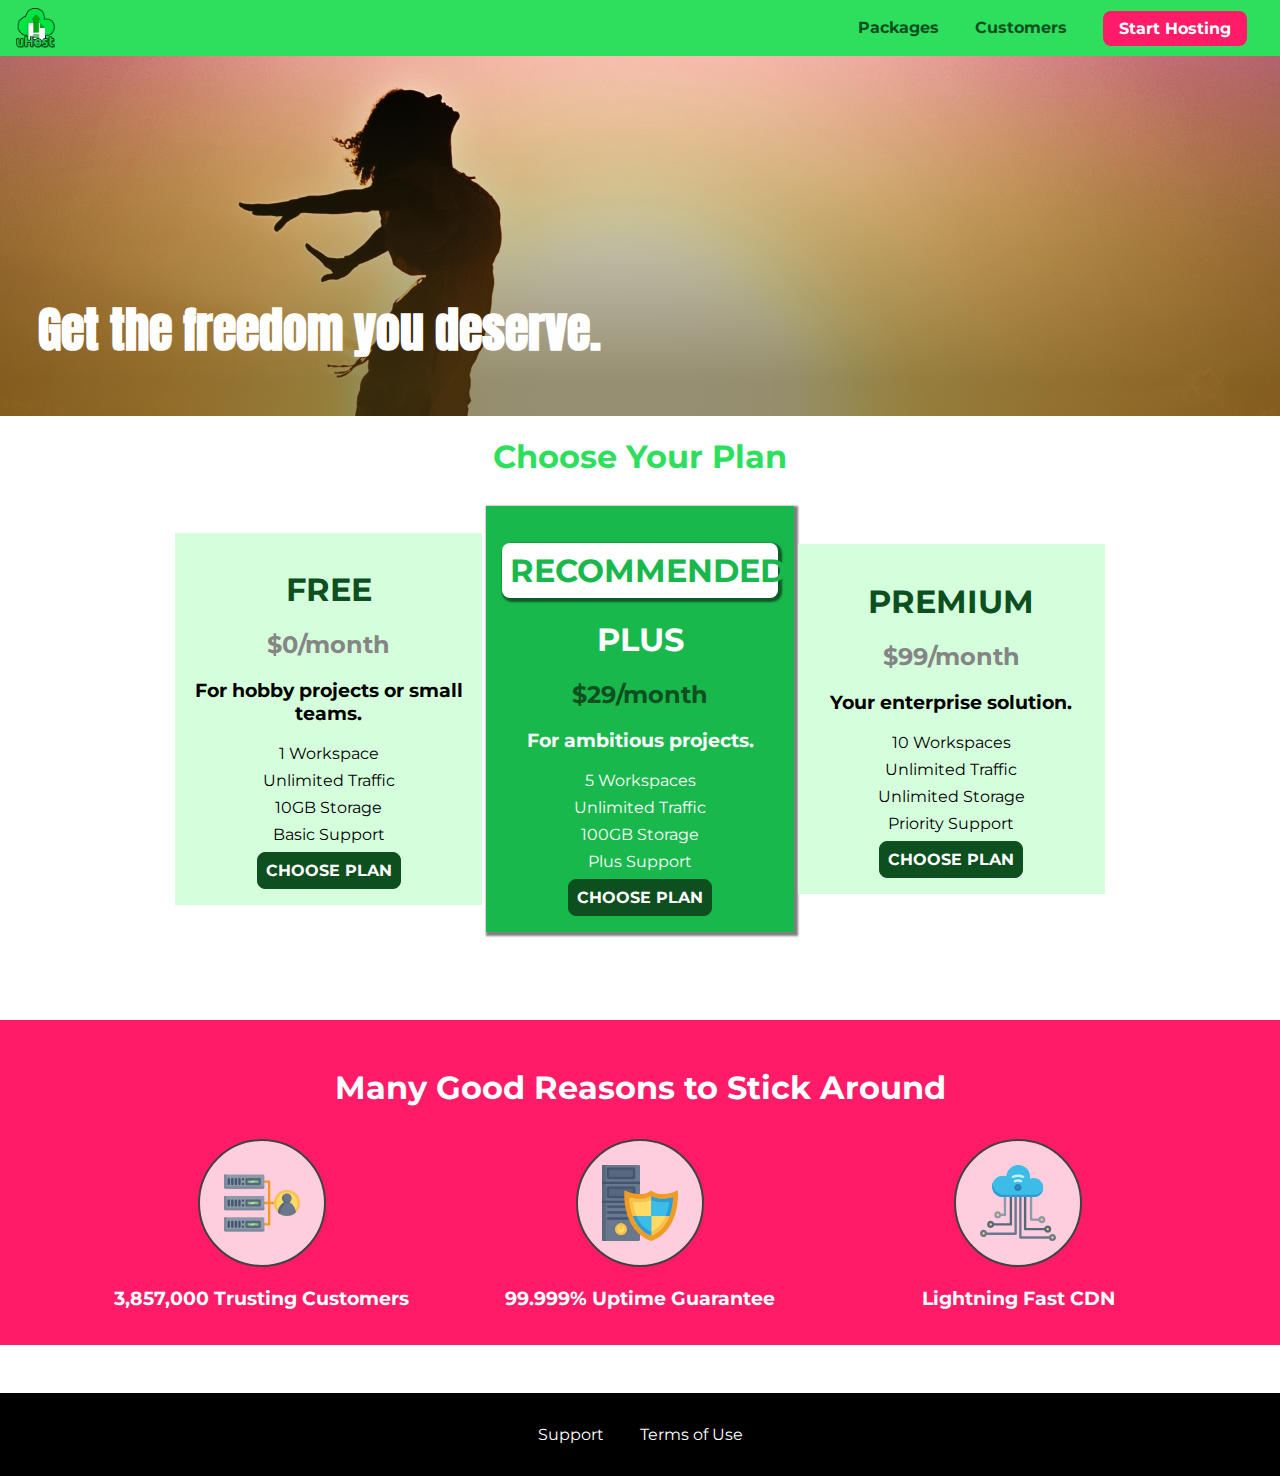
<file: Project/index.html>
<!DOCTYPE html>
<html lang="en">

<head>
    <meta charset="UTF-8">
    <meta http-equiv="X-UA-Compatible" content="ie=edge">
    <meta name="viewport" content="width=device-width, intitial-scale=1.0">
    <title>uHost</title>
    <link rel="shortcut icon" href="images/favicon.png">
    <link rel="stylesheet" href="shared.css">
    <link rel="stylesheet" href="main.css">
</head>

<body>
    <div class="backdrop"></div>
    <div class="modal">
        <h1 class="modal__title">Do you want to continue?</h1>
        <div class="modal__actions">
            <a href="start-hosting/index.html" class="modal__action">Yes!</a>
            <button class="modal__action modal__action--negative" type="button">No!</button>
        </div>
    </div>
    <header class="main-header">
        <div>
            <button class="toggle-button">
                <span class="toggle-button__bar"></span>
                <span class="toggle-button__bar"></span>
                <span class="toggle-button__bar"></span>
            </button>
            <a href="index.html" class="main-header__brand">
                <img src="images/uhost-icon.png" alt="uHost - Your favorite hosting company">
            </a>
        </div>
        <nav class="main-nav">
            <ul class="main-nav__items">
                <li class="main-nav__item">
                    <a href="packages/index.html">Packages</a>
                </li>
                <li class="main-nav__item">
                    <a href="customers/index.html">Customers</a>
                </li>
                <li class="main-nav__item main-nav__item--cta">
                    <a href="start-hosting/index.html">Start Hosting</a>
                </li>
            </ul>
        </nav>
    </header>
    <nav class="mobile-nav">
        <ul class="mobile-nav__items">
            <li class="mobile-nav__item">
                <a href="packages/index.html">Packages</a>
            </li>
            <li class="mobile-nav__item">
                <a href="customers/index.html">Customers</a>
            </li>
            <li class="mobile-nav__item mobile-nav__item--cta">
                <a href="start-hosting/index.html">Start Hosting</a>
            </li>
        </ul>
    </nav>
    <main>
        <section id="product-overview">
            <h1>Get the freedom you deserve.</h1>
        </section>
        <section id="plans">
            <h1 class="section-title">Choose Your Plan</h1>
            <div class="plan__list">
                <article class="plan">
                    <h1 class="plan__title">FREE</h1>
                    <h2 class="plan__price">$0/month</h2>
                    <h3>For hobby projects or small teams.</h3>
                    <ul class="plan__features">
                        <li class="plan__feature">1 Workspace</li>
                        <li class="plan__feature">Unlimited Traffic</li>
                        <li class="plan__feature">10GB Storage</li>
                        <li class="plan__feature">Basic Support</li>
                    </ul>
                    <div>
                        <button class="button">CHOOSE PLAN</button>
                    </div>
                </article>
                <article class="plan plan--highlighted">
                    <h1 class="plan__annotation">RECOMMENDED</h1>
                    <h1 class="plan__title">PLUS</h1>
                    <h2 class="plan__price">$29/month</h2>
                    <h3>For ambitious projects.</h3>
                    <ul class="plan__features">
                        <li class="plan__feature">5 Workspaces</li>
                        <li class="plan__feature">Unlimited Traffic</li>
                        <li class="plan__feature">100GB Storage</li>
                        <li class="plan__feature">Plus Support</li>
                    </ul>
                    <div>
                        <button class="button">CHOOSE PLAN</button>
                    </div>
                </article>
                <article class="plan">
                    <h1 class="plan__title">PREMIUM</h1>
                    <h2 class="plan__price">$99/month</h2>
                    <h3>Your enterprise solution.</h3>
                    <ul class="plan__features">
                        <li class="plan__feature">10 Workspaces</li>
                        <li class="plan__feature">Unlimited Traffic</li>
                        <li class="plan__feature">Unlimited Storage</li>
                        <li class="plan__feature">Priority Support</li>
                    </ul>
                    <div>
                        <button class="button">CHOOSE PLAN</button>
                    </div>
                </article>
            </div>
        </section>
        <section id="key-features">
            <h1 class="section-title">Many Good Reasons to Stick Around</h1>
            <ul class="key-feature__list">
                <li class="key-feature">
                    <div class="key-feature__image">
                        <svg viewBox="0 0 512 512">
                            <path style="fill:#F09B24;"
                                d="M344,248h-32V112c0-4.418-3.582-8-8-8h-40c-4.418,0-8,3.582-8,8s3.582,8,8,8h32v128h-32  c-4.418,0-8,3.582-8,8s3.582,8,8,8h32v128h-32c-4.418,0-8,3.582-8,8s3.582,8,8,8h40c4.418,0,8-3.582,8-8V264h32c4.418,0,8-3.582,8-8  S348.418,248,344,248z" />
                            <path style="fill:#8E9AA9;"
                                d="M264,64H8c-4.418,0-8,3.582-8,8v80c0,4.418,3.582,8,8,8h256c4.418,0,8-3.582,8-8V72  C272,67.582,268.418,64,264,64z" />
                            <path style="fill:#7C899B;"
                                d="M24,144c-4.418,0-8-3.582-8-8V64H8c-4.418,0-8,3.582-8,8v80c0,4.418,3.582,8,8,8h256  c4.418,0,8-3.582,8-8v-8H24z" />
                            <rect x="152" y="96" style="fill:#B8E3A8;" width="88" height="32" />
                            <g>
                                <polygon style="fill:#7EC97D;" points="152,96 152,128 166,128 198,96  " />
                                <polygon style="fill:#7EC97D;" points="220,96 188,128 240,128 240,96  " />
                            </g>
                            <path style="fill:#56677E;"
                                d="M240,136h-88c-4.418,0-8-3.582-8-8V96c0-4.418,3.582-8,8-8h88c4.418,0,8,3.582,8,8v32  C248,132.418,244.418,136,240,136z M160,120h72v-16h-72V120z" />
                            <g>
                                <path style="fill:#435670;"
                                    d="M32,136c-4.418,0-8-3.582-8-8V96c0-4.418,3.582-8,8-8s8,3.582,8,8v32C40,132.418,36.418,136,32,136z   " />
                                <path style="fill:#435670;"
                                    d="M56,136c-4.418,0-8-3.582-8-8V96c0-4.418,3.582-8,8-8s8,3.582,8,8v32C64,132.418,60.418,136,56,136z   " />
                                <path style="fill:#435670;"
                                    d="M80,136c-4.418,0-8-3.582-8-8V96c0-4.418,3.582-8,8-8s8,3.582,8,8v32C88,132.418,84.418,136,80,136z   " />
                                <path style="fill:#435670;"
                                    d="M104,136c-4.418,0-8-3.582-8-8V96c0-4.418,3.582-8,8-8s8,3.582,8,8v32   C112,132.418,108.418,136,104,136z" />
                                <path style="fill:#435670;"
                                    d="M128,105c-4.418,0-8-3.582-8-8v-1c0-4.418,3.582-8,8-8s8,3.582,8,8v1   C136,101.418,132.418,105,128,105z" />
                                <path style="fill:#435670;"
                                    d="M128,136c-4.418,0-8-3.582-8-8v-1c0-4.418,3.582-8,8-8s8,3.582,8,8v1   C136,132.418,132.418,136,128,136z" />
                            </g>
                            <path style="fill:#8E9AA9;"
                                d="M264,208H8c-4.418,0-8,3.582-8,8v80c0,4.418,3.582,8,8,8h256c4.418,0,8-3.582,8-8v-80  C272,211.582,268.418,208,264,208z" />
                            <path style="fill:#7C899B;"
                                d="M24,288c-4.418,0-8-3.582-8-8v-72H8c-4.418,0-8,3.582-8,8v80c0,4.418,3.582,8,8,8h256  c4.418,0,8-3.582,8-8v-8H24z" />
                            <rect x="152" y="240" style="fill:#B8E3A8;" width="88" height="32" />
                            <g>
                                <polygon style="fill:#7EC97D;" points="152,240 152,272 166,272 198,240  " />
                                <polygon style="fill:#7EC97D;" points="220,240 188,272 240,272 240,240  " />
                            </g>
                            <path style="fill:#56677E;"
                                d="M240,280h-88c-4.418,0-8-3.582-8-8v-32c0-4.418,3.582-8,8-8h88c4.418,0,8,3.582,8,8v32  C248,276.418,244.418,280,240,280z M160,264h72v-16h-72V264z" />
                            <g>
                                <path style="fill:#435670;"
                                    d="M32,280c-4.418,0-8-3.582-8-8v-32c0-4.418,3.582-8,8-8s8,3.582,8,8v32C40,276.418,36.418,280,32,280   z" />
                                <path style="fill:#435670;"
                                    d="M56,280c-4.418,0-8-3.582-8-8v-32c0-4.418,3.582-8,8-8s8,3.582,8,8v32C64,276.418,60.418,280,56,280   z" />
                                <path style="fill:#435670;"
                                    d="M80,280c-4.418,0-8-3.582-8-8v-32c0-4.418,3.582-8,8-8s8,3.582,8,8v32C88,276.418,84.418,280,80,280   z" />
                                <path style="fill:#435670;"
                                    d="M104,280c-4.418,0-8-3.582-8-8v-32c0-4.418,3.582-8,8-8s8,3.582,8,8v32   C112,276.418,108.418,280,104,280z" />
                                <path style="fill:#435670;"
                                    d="M128,249c-4.418,0-8-3.582-8-8v-1c0-4.418,3.582-8,8-8s8,3.582,8,8v1   C136,245.418,132.418,249,128,249z" />
                                <path style="fill:#435670;"
                                    d="M128,280c-4.418,0-8-3.582-8-8v-1c0-4.418,3.582-8,8-8s8,3.582,8,8v1   C136,276.418,132.418,280,128,280z" />
                            </g>
                            <path style="fill:#8E9AA9;"
                                d="M264,352H8c-4.418,0-8,3.582-8,8v80c0,4.418,3.582,8,8,8h256c4.418,0,8-3.582,8-8v-80  C272,355.582,268.418,352,264,352z" />
                            <path style="fill:#7C899B;"
                                d="M24,432c-4.418,0-8-3.582-8-8v-72H8c-4.418,0-8,3.582-8,8v80c0,4.418,3.582,8,8,8h256  c4.418,0,8-3.582,8-8v-8H24z" />
                            <rect x="152" y="384" style="fill:#B8E3A8;" width="88" height="32" />
                            <g>
                                <polygon style="fill:#7EC97D;" points="152,384 152,416 166,416 198,384  " />
                                <polygon style="fill:#7EC97D;" points="220,384 188,416 240,416 240,384  " />
                            </g>
                            <path style="fill:#56677E;"
                                d="M240,424h-88c-4.418,0-8-3.582-8-8v-32c0-4.418,3.582-8,8-8h88c4.418,0,8,3.582,8,8v32  C248,420.418,244.418,424,240,424z M160,408h72v-16h-72V408z" />
                            <g>
                                <path style="fill:#435670;"
                                    d="M32,424c-4.418,0-8-3.582-8-8v-32c0-4.418,3.582-8,8-8s8,3.582,8,8v32C40,420.418,36.418,424,32,424   z" />
                                <path style="fill:#435670;"
                                    d="M56,424c-4.418,0-8-3.582-8-8v-32c0-4.418,3.582-8,8-8s8,3.582,8,8v32C64,420.418,60.418,424,56,424   z" />
                                <path style="fill:#435670;"
                                    d="M80,424c-4.418,0-8-3.582-8-8v-32c0-4.418,3.582-8,8-8s8,3.582,8,8v32C88,420.418,84.418,424,80,424   z" />
                                <path style="fill:#435670;"
                                    d="M104,424c-4.418,0-8-3.582-8-8v-32c0-4.418,3.582-8,8-8s8,3.582,8,8v32   C112,420.418,108.418,424,104,424z" />
                                <path style="fill:#435670;"
                                    d="M128,393c-4.418,0-8-3.582-8-8v-1c0-4.418,3.582-8,8-8s8,3.582,8,8v1   C136,389.418,132.418,393,128,393z" />
                                <path style="fill:#435670;"
                                    d="M128,424c-4.418,0-8-3.582-8-8v-1c0-4.418,3.582-8,8-8s8,3.582,8,8v1   C136,420.418,132.418,424,128,424z" />
                            </g>
                            <path style="fill:#F7C14D;"
                                d="M424,168c-48.523,0-88,39.477-88,88s39.477,88,88,88s88-39.477,88-88S472.523,168,424,168z" />
                            <path style="fill:#FFDB66;"
                                d="M424,184c-39.701,0-72,32.299-72,72s32.299,72,72,72s72-32.299,72-72S463.701,184,424,184z" />
                            <path style="fill:#69788D;"
                                d="M484.893,314.16C476.393,274.588,451.922,248,424,248s-52.393,26.588-60.893,66.16  c-0.605,2.82,0.354,5.749,2.511,7.664C381.731,336.124,402.465,344,424,344s42.269-7.876,58.381-22.176  C484.539,319.909,485.498,316.98,484.893,314.16z" />
                            <path style="fill:#56677E;"
                                d="M434.053,249.171C430.768,248.403,427.411,248,424,248c-27.922,0-52.393,26.588-60.893,66.16  c-0.605,2.82,0.354,5.749,2.511,7.664c3.383,3.002,6.979,5.703,10.734,8.125C384.904,286.243,407.373,255.378,434.053,249.171z" />
                            <path style="fill:#69788D;"
                                d="M424,192c-17.645,0-32,14.355-32,32s14.355,32,32,32s32-14.355,32-32S441.645,192,424,192z" />
                            <path style="fill:#56677E;"
                                d="M432,248c-17.645,0-32-14.355-32-32c0-6.783,2.128-13.076,5.742-18.258  C397.444,203.53,392,213.138,392,224c0,17.645,14.355,32,32,32c10.862,0,20.471-5.444,26.258-13.742  C445.076,245.872,438.783,248,432,248z" />

                        </svg>
                    </div>
                    <p class="key-feature__description">3,857,000 Trusting Customers</p>
                </li>
                <li class="key-feature">
                    <div class="key-feature__image">
                        <svg viewBox="0 0 512 512">
                            <path style="fill:#69788D;"
                                d="M248,0H8C3.582,0,0,3.582,0,8v496c0,4.418,3.582,8,8,8h240c4.418,0,8-3.582,8-8V8  C256,3.582,252.418,0,248,0z" />
                            <path style="fill:#56677E;"
                                d="M24,504V8c0-4.418,3.582-8,8-8H8C3.582,0,0,3.582,0,8v496c0,4.418,3.582,8,8,8h24  C27.582,512,24,508.418,24,504z" />
                            <g>
                                <rect x="0" y="112" style="fill:#435670;" width="256" height="16" />
                                <rect x="0" y="240" style="fill:#435670;" width="256" height="16" />
                            </g>
                            <path style="fill:#F7C14D;"
                                d="M128,392c-22.056,0-40,17.944-40,40s17.944,40,40,40s40-17.944,40-40S150.056,392,128,392z" />
                            <path style="fill:#FFDB66;"
                                d="M128,408c-13.233,0-24,10.767-24,24s10.767,24,24,24s24-10.767,24-24S141.233,408,128,408z" />
                            <path style="fill:#F7C14D;"
                                d="M128,392c-2.739,0-5.414,0.278-8,0.805V424c0,4.418,3.582,8,8,8c4.418,0,8-3.582,8-8v-31.195  C133.414,392.278,130.739,392,128,392z" />
                            <g>
                                <path style="fill:#435670;"
                                    d="M216,288H40c-4.418,0-8-3.582-8-8s3.582-8,8-8h176c4.418,0,8,3.582,8,8S220.418,288,216,288z" />
                                <path style="fill:#435670;"
                                    d="M216,328H40c-4.418,0-8-3.582-8-8s3.582-8,8-8h176c4.418,0,8,3.582,8,8S220.418,328,216,328z" />
                                <path style="fill:#435670;"
                                    d="M216,368H40c-4.418,0-8-3.582-8-8s3.582-8,8-8h176c4.418,0,8,3.582,8,8S220.418,368,216,368z" />
                                <path style="fill:#435670;"
                                    d="M216,16H40c-4.418,0-8,3.582-8,8v64c0,4.418,3.582,8,8,8h176c4.418,0,8-3.582,8-8V24   C224,19.582,220.418,16,216,16z" />
                            </g>
                            <rect x="48" y="32" style="fill:#56677E;" width="160" height="48" />
                            <path style="fill:#435670;"
                                d="M216,144H40c-4.418,0-8,3.582-8,8v64c0,4.418,3.582,8,8,8h176c4.418,0,8-3.582,8-8v-64  C224,147.582,220.418,144,216,144z" />
                            <rect x="48" y="160" style="fill:#56677E;" width="160" height="48" />
                            <path style="fill:#F09B24;"
                                d="M511.747,180.237c-0.194-6.537-8.107-10.107-13.135-5.894c-5.6,4.693-42.904,21.282-98.514,21.282  c-33.45,0-64.625-20.999-64.929-21.206c-2.9-1.991-6.764-1.85-9.512,0.346c-2.677,2.135-27.201,20.86-63.793,20.86  c-55.607,0-92.914-16.589-98.515-21.282c-5.028-4.211-12.941-0.645-13.135,5.894c-1.634,54.834,4.655,105.941,18.693,151.903  c12.096,39.604,29.759,74.047,52.497,102.373c27.538,34.304,62.743,59.882,104.66,76.045c3.069,1.918,6.757,1.921,9.83,0  c41.917-16.163,77.122-41.741,104.66-76.045c22.738-28.326,40.401-62.77,52.497-102.373  C507.092,286.179,513.381,235.071,511.747,180.237z" />
                            <path style="fill:#F7C14D;"
                                d="M476.21,221.226c-1.953-1.631-4.568-2.235-7.036-1.628c-21.686,5.327-44.926,8.028-69.075,8.028  c-25.926,0-49.633-8.975-64.955-16.504c-2.307-1.134-5.016-1.091-7.284,0.116c-14.059,7.477-36.919,16.388-65.994,16.388  c-24.153,0-47.394-2.701-69.075-8.028c-5.155-1.268-10.221,2.966-9.894,8.261c2.077,33.693,7.668,65.635,16.616,94.935  c22.774,74.565,66.139,126.334,128.888,153.868c2.032,0.891,4.397,0.891,6.43,0c61.777-27.107,104.716-78.876,127.62-153.868  c8.948-29.3,14.539-61.241,16.616-94.935C479.224,225.319,478.163,222.856,476.21,221.226z" />
                            <path style="fill:#FFDB66;"
                                d="M331.609,451.727c-52.604-25.289-89.304-70.987-109.144-135.944  c-6.532-21.39-11.162-44.336-13.82-68.447c17.133,2.852,34.952,4.291,53.22,4.291c29.394,0,53.376-7.793,69.978-15.561  c17.44,7.736,41.656,15.561,68.256,15.561c18.267,0,36.085-1.439,53.219-4.291c-2.659,24.112-7.288,47.06-13.82,68.448  C419.545,381.108,383.27,426.805,331.609,451.727z" />
                            <g>
                                <path style="fill:#2C9DD4;"
                                    d="M479.066,227.858c0.157-2.539-0.903-5.002-2.856-6.633s-4.568-2.235-7.036-1.628   c-21.686,5.327-44.926,8.028-69.075,8.028c-25.926,0-49.633-8.975-64.955-16.504c-1.057-0.52-2.2-0.78-3.345-0.806l-0.072,133.351   h123.601c2.556-6.746,4.933-13.702,7.123-20.874C471.398,293.493,476.989,261.552,479.066,227.858z" />
                                <path style="fill:#2C9DD4;"
                                    d="M206.658,343.667c24.153,63.42,65.028,108.108,121.743,132.995c1.031,0.452,2.147,0.673,3.263,0.666   l0.063-133.661H206.658z" />
                            </g>
                            <g>
                                <path style="fill:#3CBDE8;"
                                    d="M439.497,315.783c6.532-21.389,11.161-44.336,13.82-68.448c-17.134,2.852-34.952,4.291-53.219,4.291   c-26.6,0-50.815-7.824-68.256-15.561l-0.116,107.601h97.758C433.179,334.807,436.524,325.518,439.497,315.783z" />
                                <path style="fill:#3CBDE8;"
                                    d="M232.523,343.667c21.144,50.298,54.363,86.56,99.087,108.06l0.117-108.06H232.523z" />
                            </g>
                        </svg>
                    </div>
                    <p class="key-feature__description">99.999% Uptime Guarantee</p>
                </li>
                <li class="key-feature">
                    <div class="key-feature__image">
                        <svg viewBox="0 0 512 512">
                            <path style="fill:#8E9AA9;"
                                d="M168,200c-4.418,0-8,3.582-8,8v120h-17.376c-3.302-9.311-12.194-16-22.624-16  c-13.234,0-24,10.767-24,24s10.766,24,24,24c10.429,0,19.321-6.689,22.624-16H168c4.418,0,8-3.582,8-8V208  C176,203.582,172.418,200,168,200z" />
                            <path style="fill:#FFDB66;"
                                d="M120,328c-4.411,0-8,3.589-8,8s3.589,8,8,8s8-3.589,8-8S124.411,328,120,328z" />
                            <path style="fill:#56677E;"
                                d="M208,200c-4.418,0-8,3.582-8,8v184H94.624C91.322,382.689,82.43,376,72,376  c-13.234,0-24,10.767-24,24s10.766,24,24,24c10.429,0,19.321-6.689,22.624-16H208c4.418,0,8-3.582,8-8V208  C216,203.582,212.418,200,208,200z" />
                            <path style="fill:#FFDB66;"
                                d="M72,392c-4.411,0-8,3.589-8,8s3.589,8,8,8s8-3.589,8-8S76.411,392,72,392z" />
                            <path style="fill:#69788D;"
                                d="M240,208c-4.418,0-8,3.582-8,8v239H47.24c-2.671-10.34-12.078-18-23.24-18c-13.234,0-24,10.767-24,24  s10.766,24,24,24c9.666,0,18.009-5.747,21.809-14H240c4.418,0,8-3.582,8-8V216C248,211.582,244.418,208,240,208z" />
                            <path style="fill:#FFDB66;"
                                d="M24,453c-4.411,0-8,3.589-8,8s3.589,8,8,8s8-3.589,8-8S28.411,453,24,453z" />
                            <path style="fill:#69788D;"
                                d="M488,464c-10.429,0-19.321,6.689-22.624,16H280V208c0-4.418-3.582-8-8-8s-8,3.582-8,8v280  c0,4.418,3.582,8,8,8h193.376c3.302,9.311,12.194,16,22.624,16c13.234,0,24-10.767,24-24S501.234,464,488,464z" />
                            <path style="fill:#FFDB66;"
                                d="M488,480c-4.411,0-8,3.589-8,8s3.589,8,8,8s8-3.589,8-8S492.411,480,488,480z" />
                            <path style="fill:#56677E;"
                                d="M456,408c-10.429,0-19.321,6.689-22.624,16H312V208c0-4.418-3.582-8-8-8s-8,3.582-8,8v224  c0,4.418,3.582,8,8,8h129.376c3.302,9.311,12.194,16,22.624,16c13.234,0,24-10.767,24-24S469.234,408,456,408z" />
                            <path style="fill:#FFDB66;"
                                d="M456,424c-4.411,0-8,3.589-8,8s3.589,8,8,8s8-3.589,8-8S460.411,424,456,424z" />
                            <path style="fill:#8E9AA9;"
                                d="M416,344c-10.429,0-19.321,6.689-22.624,16H352V208c0-4.418-3.582-8-8-8s-8,3.582-8,8v160  c0,4.418,3.582,8,8,8h49.376c3.302,9.311,12.194,16,22.624,16c13.234,0,24-10.767,24-24S429.234,344,416,344z" />
                            <path style="fill:#FFDB66;"
                                d="M416,360c-4.411,0-8,3.589-8,8s3.589,8,8,8s8-3.589,8-8S420.411,360,416,360z" />
                            <path style="fill:#3CBDE8;"
                                d="M362,88c-8.741,0-17.231,1.751-25.06,5.085C337.646,88.797,338,84.43,338,80  c0-44.112-35.888-80-80-80c-42.823,0-77.895,33.816-79.909,76.149C170.393,73.415,162.244,72,154,72c-39.701,0-72,32.299-72,72  s32.299,72,72,72h208c35.29,0,64-28.71,64-64S397.29,88,362,88z" />
                            <path style="fill:#2C9DD4;"
                                d="M368,200H160c-39.701,0-72-32.299-72-72c0-5.863,0.721-11.559,2.05-17.019  C84.918,120.88,82,132.102,82,144c0,39.701,32.299,72,72,72h208c30.389,0,55.88-21.296,62.379-49.743  C413.565,186.327,392.352,200,368,200z" />
                            <path style="fill:#2A7DB5;"
                                d="M256,128c-13.234,0-24,10.767-24,24s10.766,24,24,24c13.233,0,24-10.767,24-24S269.233,128,256,128z" />
                            <path style="fill:#2C9DD4;"
                                d="M256,144c-4.411,0-8,3.589-8,8s3.589,8,8,8c4.411,0,8-3.589,8-8S260.411,144,256,144z" />
                            <g>
                                <path style="fill:#C5F1FA;"
                                    d="M221.755,87.695c-2.994,0-5.864-1.688-7.233-4.572c-1.894-3.991-0.194-8.763,3.798-10.657   C230.157,66.849,242.834,64,256,64c13.166,0,25.844,2.849,37.68,8.466c3.992,1.895,5.692,6.666,3.798,10.657   s-6.666,5.692-10.657,3.798C277.144,82.328,266.774,80,256,80c-10.774,0-21.144,2.328-30.821,6.921   C224.072,87.446,222.904,87.695,221.755,87.695z" />
                                <path style="fill:#C5F1FA;"
                                    d="M276.545,116.618c-1.148,0-2.316-0.249-3.424-0.774C267.745,113.293,261.985,112,256,112   c-5.985,0-11.745,1.293-17.121,3.844c-3.991,1.895-8.763,0.192-10.657-3.798c-1.894-3.992-0.193-8.764,3.798-10.657   C239.557,97.813,247.625,96,256,96c8.376,0,16.444,1.813,23.98,5.389c3.991,1.894,5.692,6.665,3.798,10.657   C282.41,114.93,279.539,116.618,276.545,116.618z" />
                            </g>

                        </svg>
                    </div>
                    <p class="key-feature__description">Lightning Fast CDN</p>
                </li>
            </ul>
        </section>
    </main>
    <footer class="main-footer">
        <nav>
            <ul class="main-footer__links">
                <li class="main-footer__link">
                    <a href="#">Support</a>
                </li>
                <li class="main-footer__link">
                    <a href="#">Terms of Use</a>
                </li>
            </ul>
        </nav>
    </footer>
    <script src="shared.js"></script>
</body>

</html>
</file>
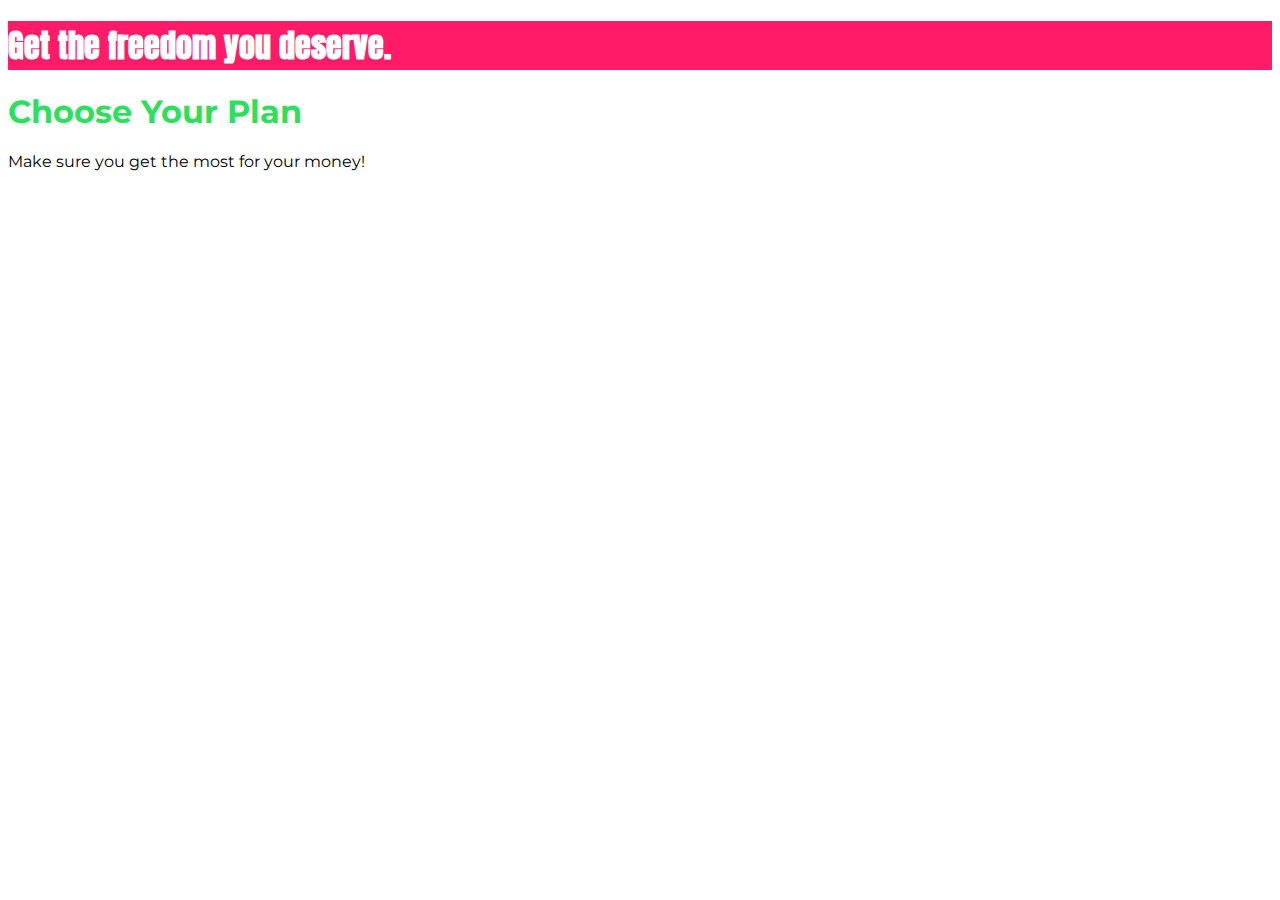
<file: section 2/index.html>
<!DOCTYPE html>
<html lang="en">

<head>
    <meta charset="UTF-8">
    <meta http-equiv="X-UA-Compatible" content="ie=edge">
    <title>uHost</title>
    <link rel="shortcut icon" href="favicon.png">
    <link href="https://fonts.googleapis.com/css2?family=Anton&display=swap" rel="stylesheet">
    <link href="https://fonts.googleapis.com/css2?family=Montserrat:wght@400;700&display=swap" rel="stylesheet">
    <link rel="stylesheet" href="main.css">
</head>

<body>
    <main>
        <section id="product-overview">
            <h1>Get the freedom you deserve.</h1>
        </section>
        <section id="plans">
            <h1 class="section-title">Choose Your Plan</h1>
            <p>Make sure you get the most for your money!</p>
        </section>
    </main>
</body>

</html>
</file>
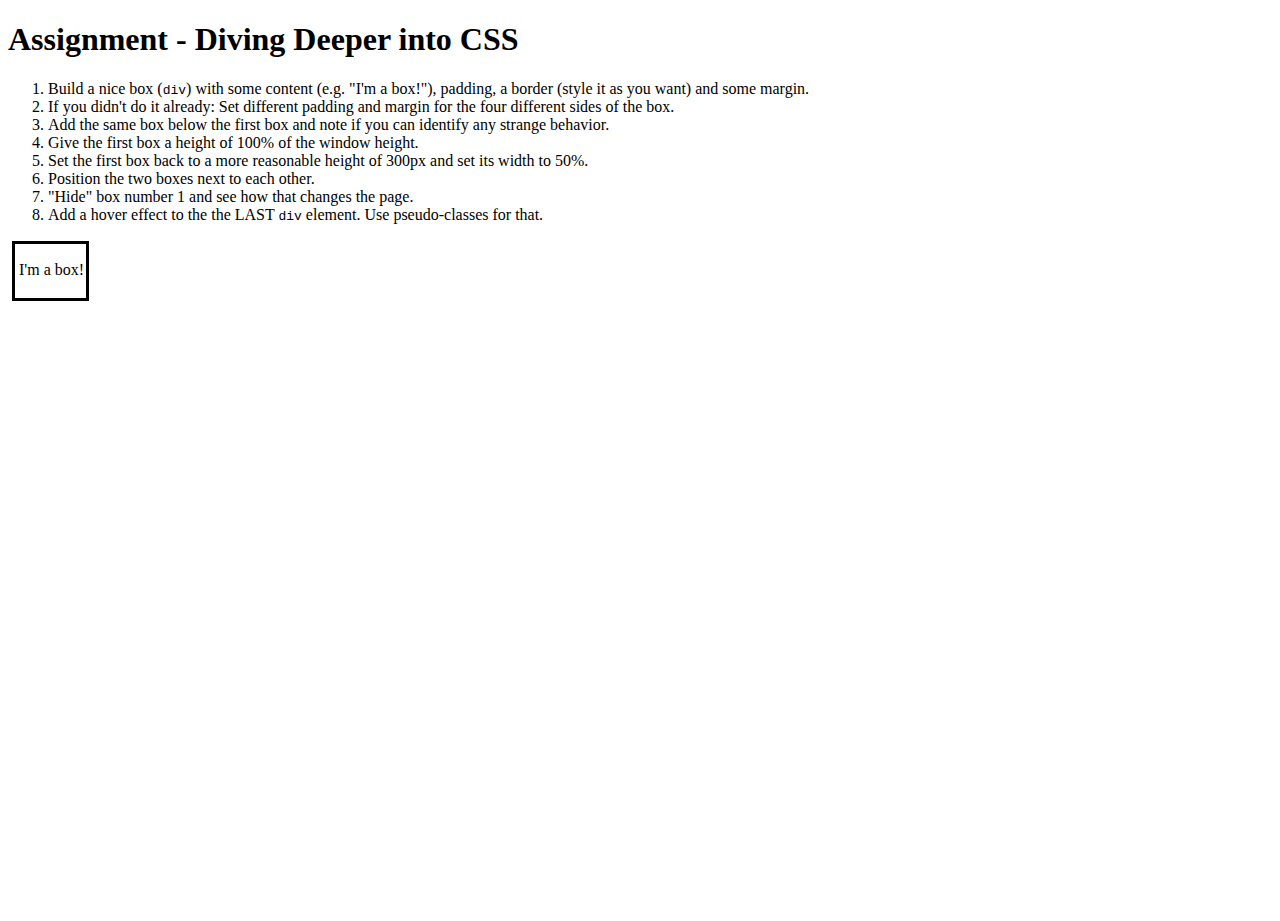
<file: section 3 assignment/index.html>
<!DOCTYPE html>
<html lang="en">

<head>
    <meta charset="UTF-8">
    <meta name="viewport" content="width=device-width, initial-scale=1.0">
    <meta http-equiv="X-UA-Compatible" content="ie=edge">
    <title>CSS Course</title>
    <link rel="stylesheet" href="main.css">
</head>

<body>
    <h1>Assignment - Diving Deeper into CSS</h1>
    <ol>
        <li>Build a nice box (<code>div</code>) with some content (e.g. "I'm a box!"), padding, a border (style it as
            you want) and some margin.</li>
        <li>If you didn't do it already: Set different padding and margin for the four different sides of the box.</li>
        <li>Add the same box below the first box and note if you can identify any strange behavior.</li>
        <li>Give the first box a height of 100% of the window height.</li>
        <li>Set the first box back to a more reasonable height of 300px and set its width to 50%.</li>
        <li>Position the two boxes next to each other.</li>
        <li>"Hide" box number 1 and see how that changes the page.</li>
        <li>Add a hover effect to the the LAST <code>div</code> element. Use pseudo-classes for that.</li>
    </ol>
    <div class="div-box div-box-special">
        <p>I'm a box!</p>
    </div>
    <div class="div-box">
        <p>I'm a box!</p>
    </div>
</body>

</html>
</file>
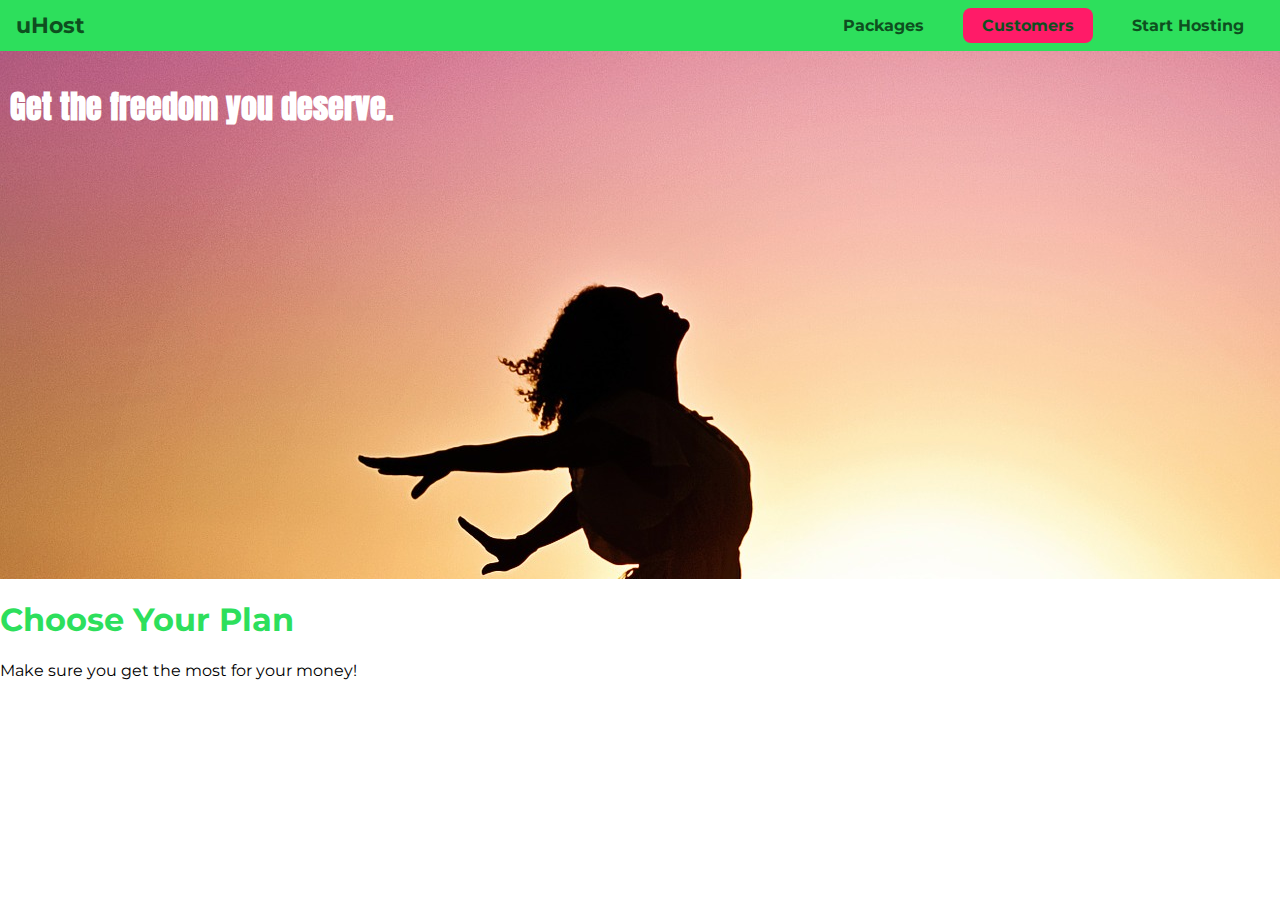
<file: Basics 1/Main/index.html>
<!DOCTYPE html>
<html lang="en">

<head>
    <meta charset="UTF-8">
    <meta http-equiv="X-UA-Compatible" content="ie=edge">
    <title>uHost</title>
    <link rel="shortcut icon" href="favicon.png">
    <link href="https://fonts.googleapis.com/css2?family=Anton&display=swap" rel="stylesheet">
    <link href="https://fonts.googleapis.com/css2?family=Montserrat:wght@400;700&display=swap" rel="stylesheet">
    <link rel="stylesheet" href="main.css">
</head>

<body>
    <header class="main-header">
        <div>
            <a href="index.html" class="main-header__brand">
                uHost
            </a>
        </div>
        <nav class="main-nav">
            <ul class="main-nav__items">
                <li class="main-nav__item">
                    <a href="packages/index.html">Packages</a>
                </li>
                <li class="main-nav__item main-nav__item--cta">
                    <a href="customers/index.html">Customers</a>
                </li>
                <li class="main-nav__item">
                    <a href="start-hosting/index.html">Start Hosting</a>
                </li>
            </ul>
        </nav>
    </header>
    <main>
        <section id="product-overview">
            <h1>Get the freedom you deserve.</h1>
        </section>
        <section id="plans">
            <h1 class="section-title">Choose Your Plan</h1>
            <p>Make sure you get the most for your money!</p>
        </section>
    </main>
</body>

</html>
</file>
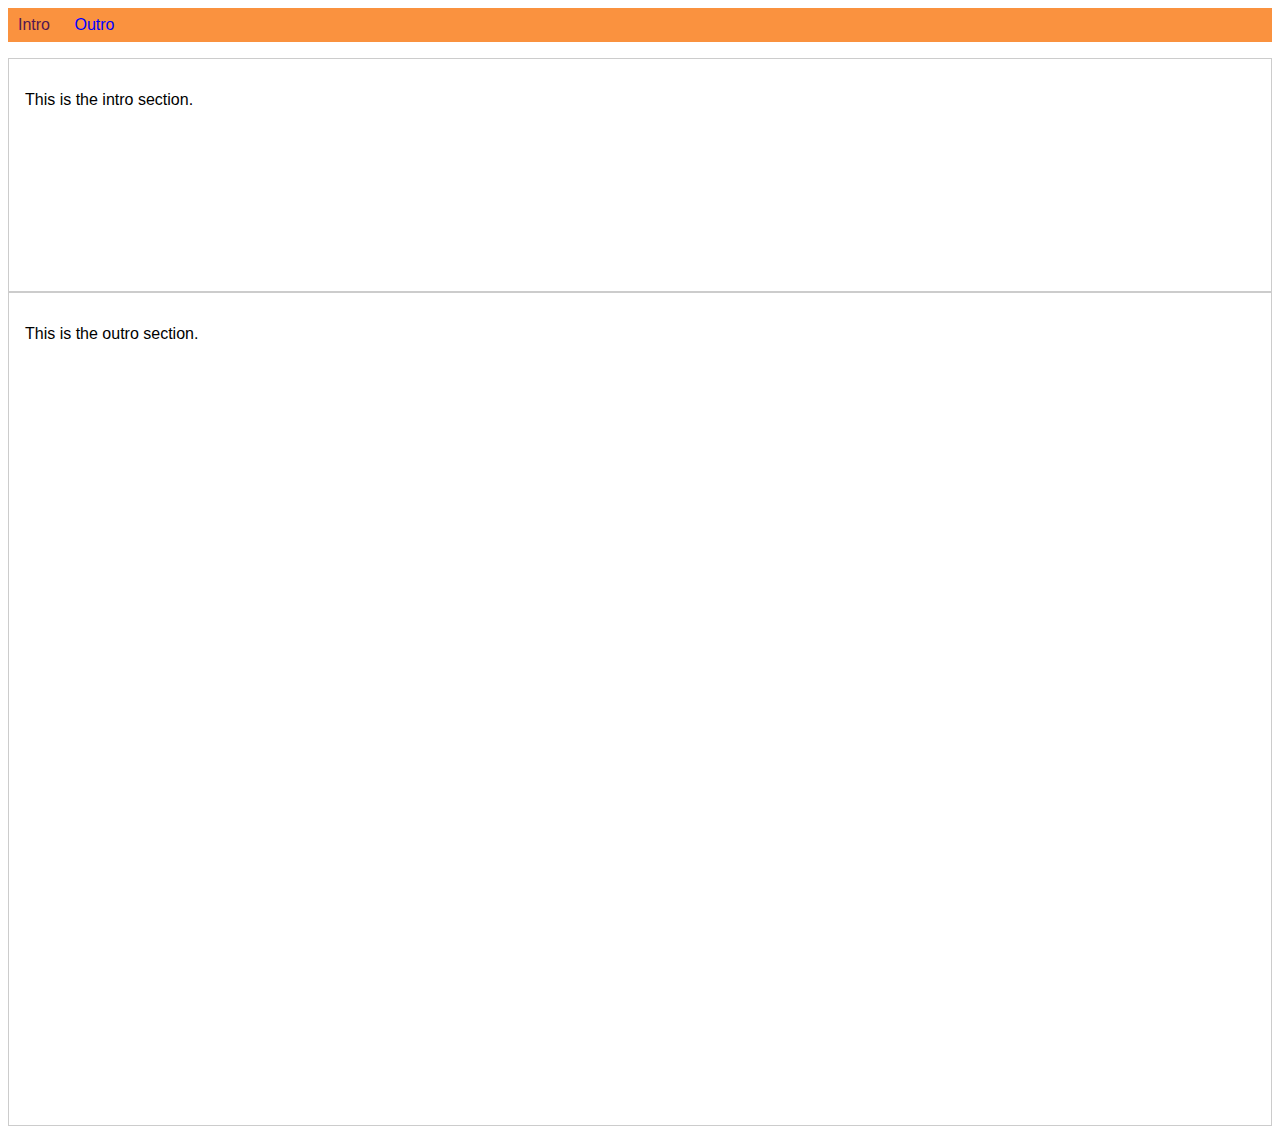
<file: Basics 2/Main/index.html>
<!DOCTYPE html>
<html lang="en">

<head>
    <meta charset="UTF-8">
    <meta name="viewport" content="width=device-width, initial-scale=1.0">
    <meta http-equiv="X-UA-Compatible" content="ie=edge">
    <title>CSS Course</title>
    <link rel="stylesheet" href="main.css">
</head>

<body>
    <nav>
        <a href="#intro" class="active">Intro</a>
        <a href="#outro">Outro</a>
    </nav>
    <section id="intro" class="main-section highlighted">
        <p>This is the intro section.</p>
    </section>
    <section id="outro" class="main-section">
        <p>This is the outro section.</p>
    </section>
</body>

</html>
</file>
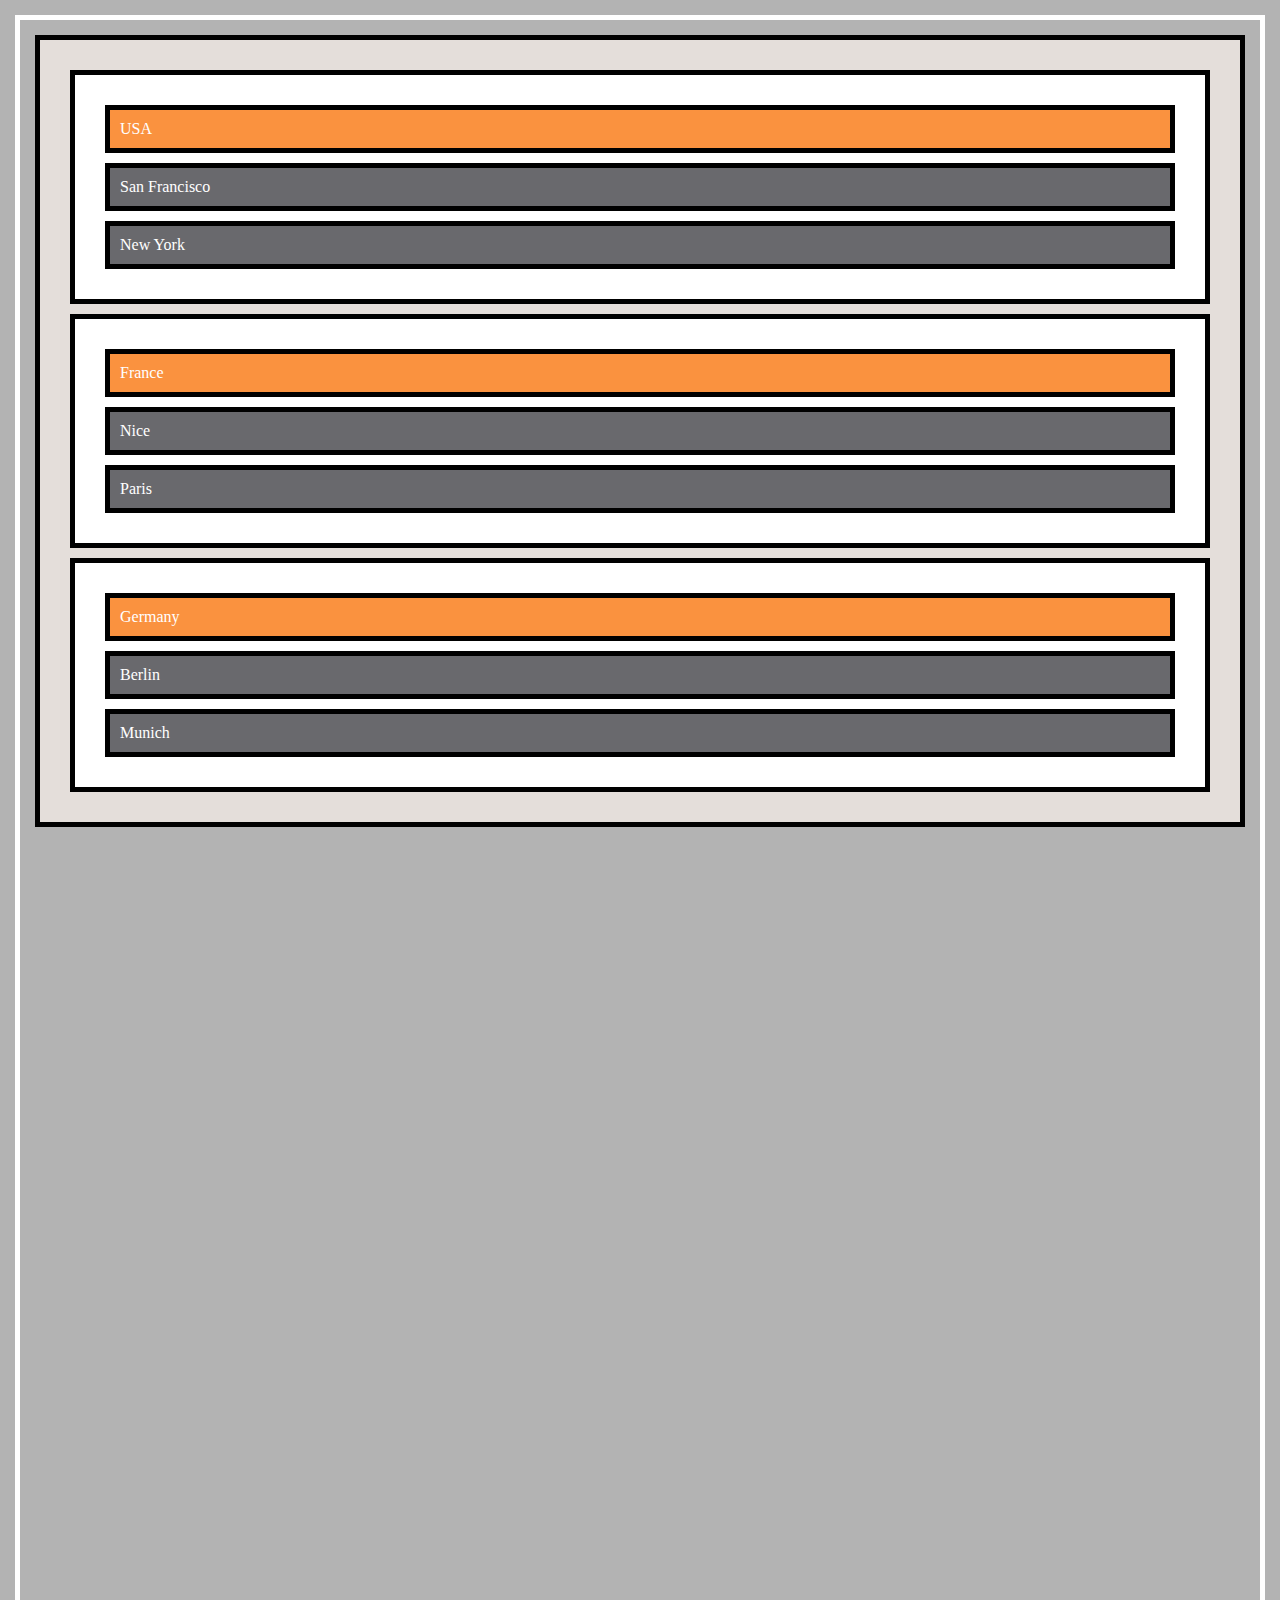
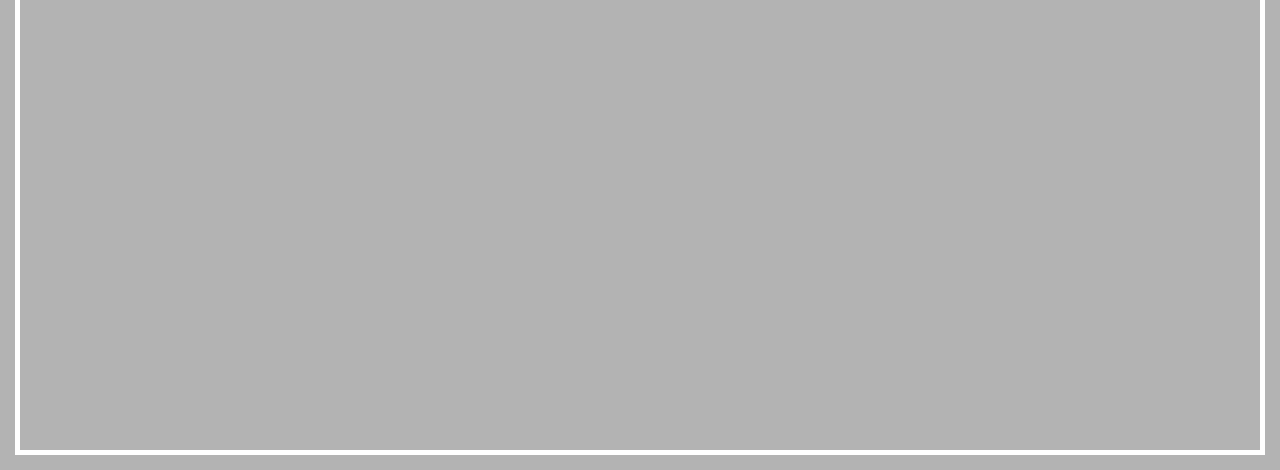
<file: Extra/Positioning extra - Part 2/index.html>
<!DOCTYPE html>
<html lang="en">
    <head>
        <meta charset="UTF-8">
        <meta http-equiv="X-UA-Compatible" content="ie=edge">
        <link rel="stylesheet" href="main.css">
        <title>Position</title>
    </head>
    <body>
        <div class="parent">
            <div class="country">USA</div>
            <div class="cities">San Francisco</div>
            <div class="cities">New York</div>
        </div>
        <div class="parent">
            <div class="country">France</div>
            <div class="cities">Nice</div>
            <div class="cities">Paris</div>
        </div>
        <div class="parent">
            <div class="country">Germany</div>
            <div class="cities">Berlin</div>
            <div class="cities">Munich</div>
        </div>
    </body>
</html>
</file>
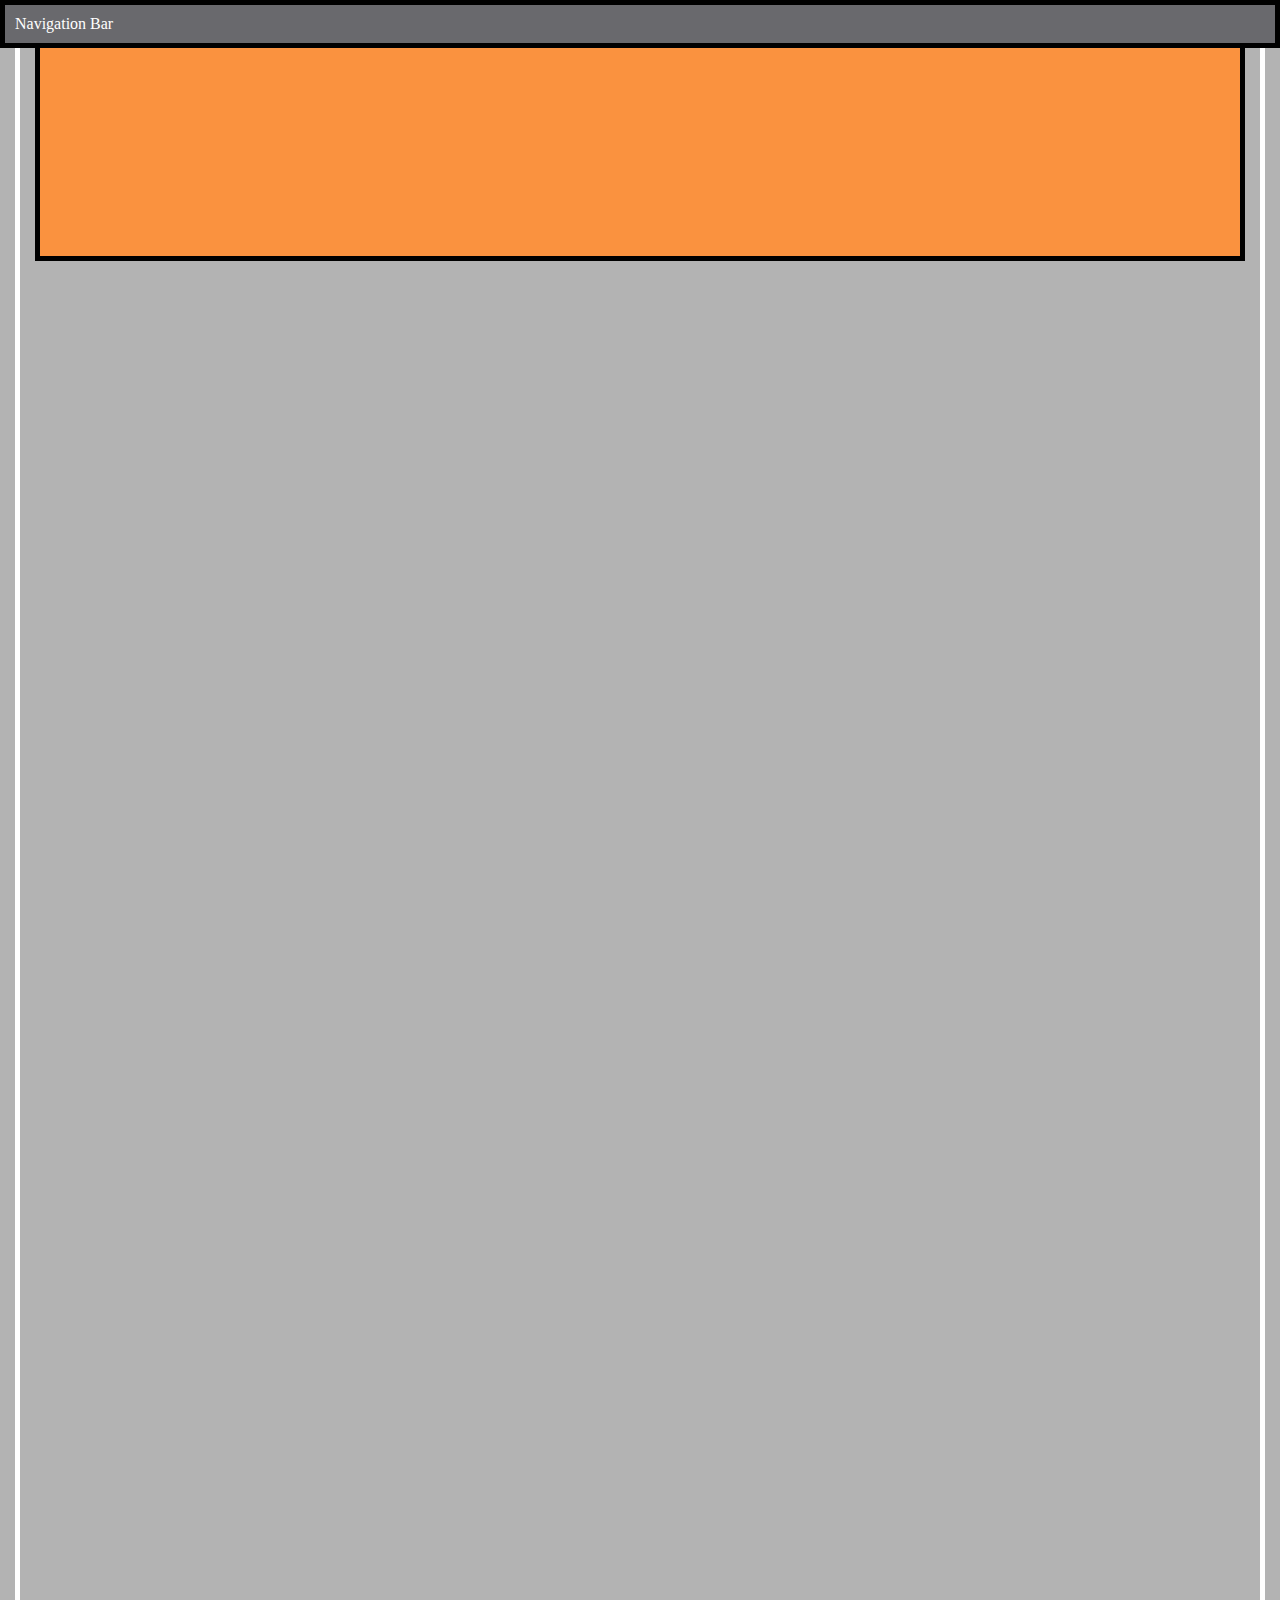
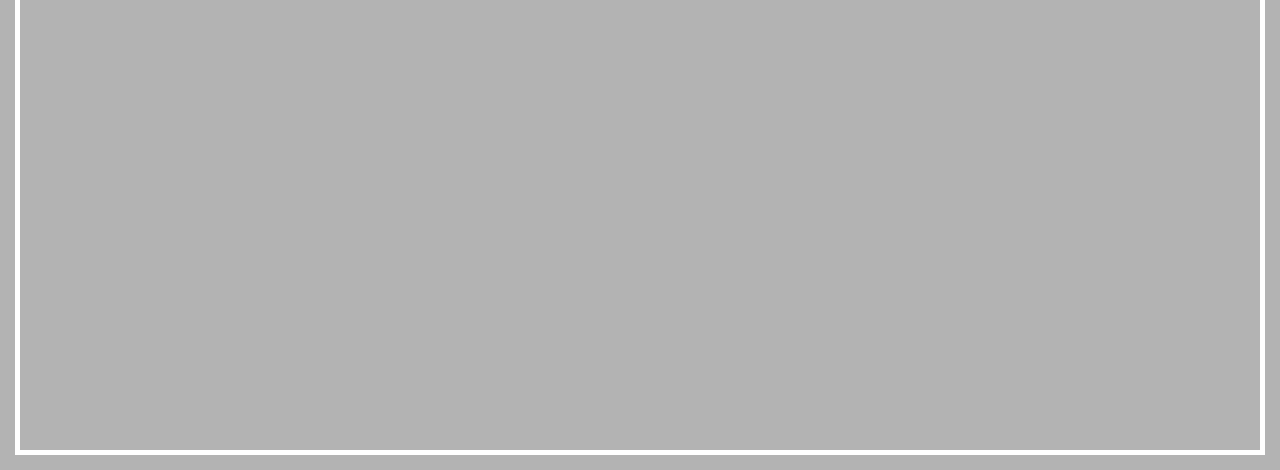
<file: Extra/Positioning extra/index.html>
<!DOCTYPE html>
<html lang="en">
    <head>
        <meta charset="UTF-8">
        <meta http-equiv="X-UA-Compatible" content="ie=edge">
        <link rel="stylesheet" href="main.css">
        <title>Position</title>
    </head>
    <body>
        <div class="parent">
            <div class="child-1">Navigation Bar</div>
            <div class="child-2">Background Image</div>
            <div class="child-3">Features</div>
        </div>
    </body>
</html>
</file>
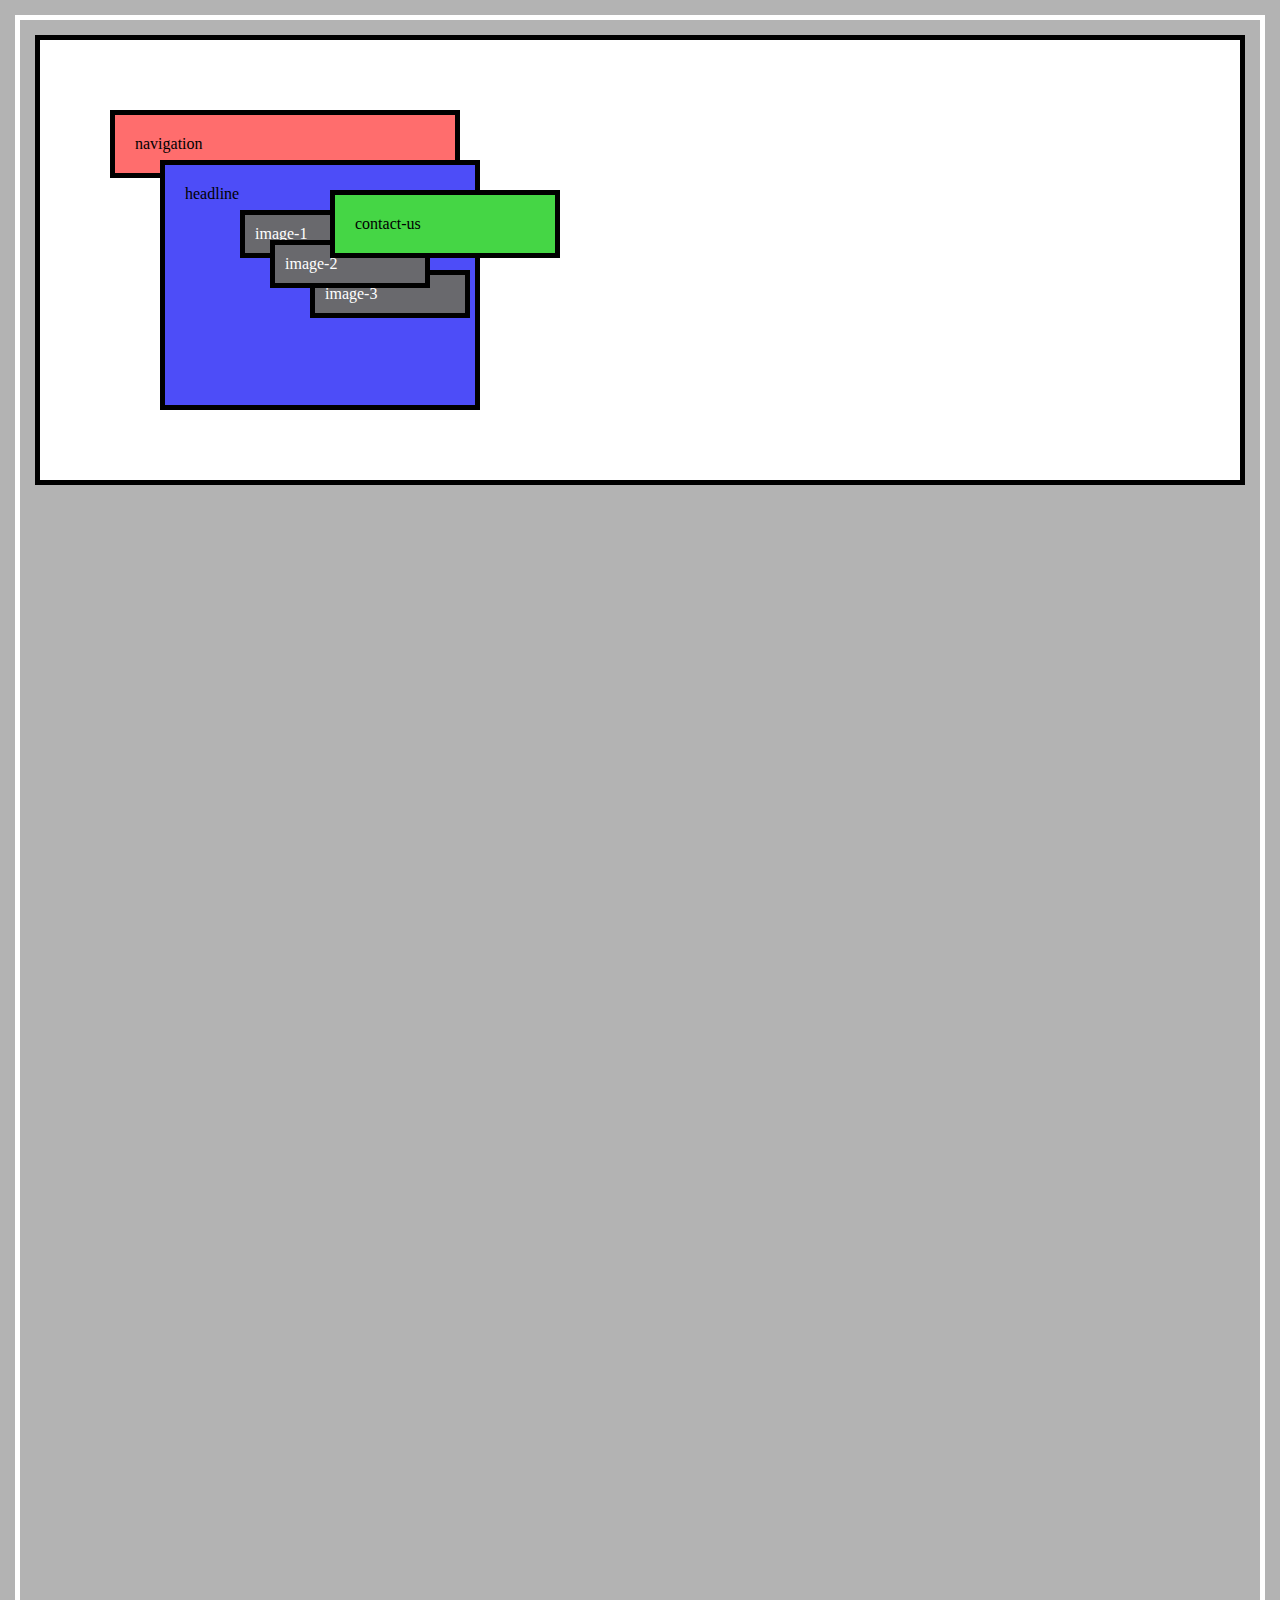
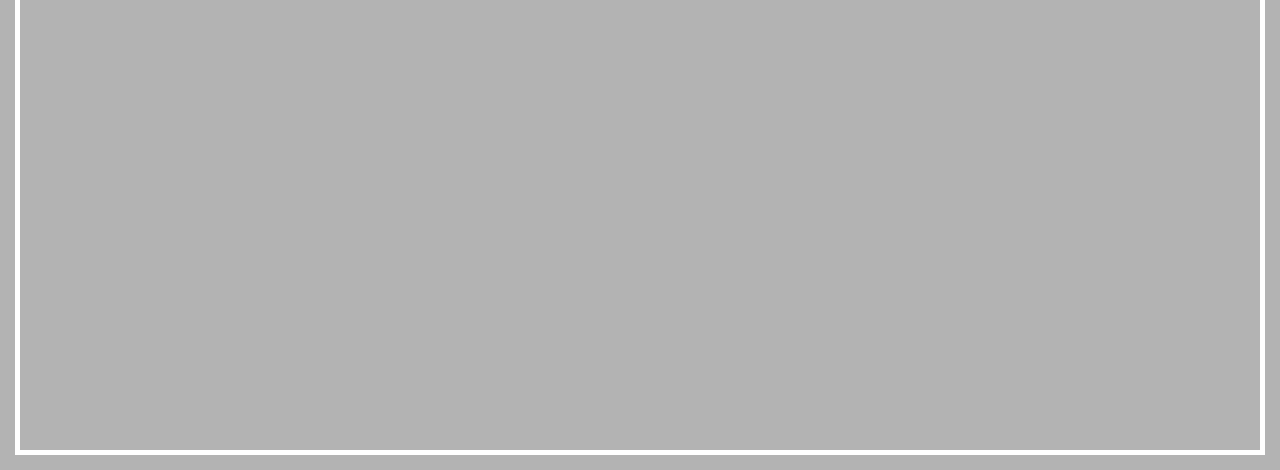
<file: Extra/Stacking extra/index.html>
<!DOCTYPE html>
<html lang="en">
    <head>
        <meta charset="UTF-8">
        <meta http-equiv="X-UA-Compatible" content="ie=edge">
        <link rel="stylesheet" href="main.css">
        <title>Position</title>
    </head>
    <body>
        <div class="navigation">navigation</div>
        <div class="headline">headline    
            <div class="image-1">image-1</div>
            <div class="image-2">image-2</div>
            <div class="image-3">image-3</div>
        </div>
        <div class="contact-us">contact-us</div>
    </body>
</html>
</file>
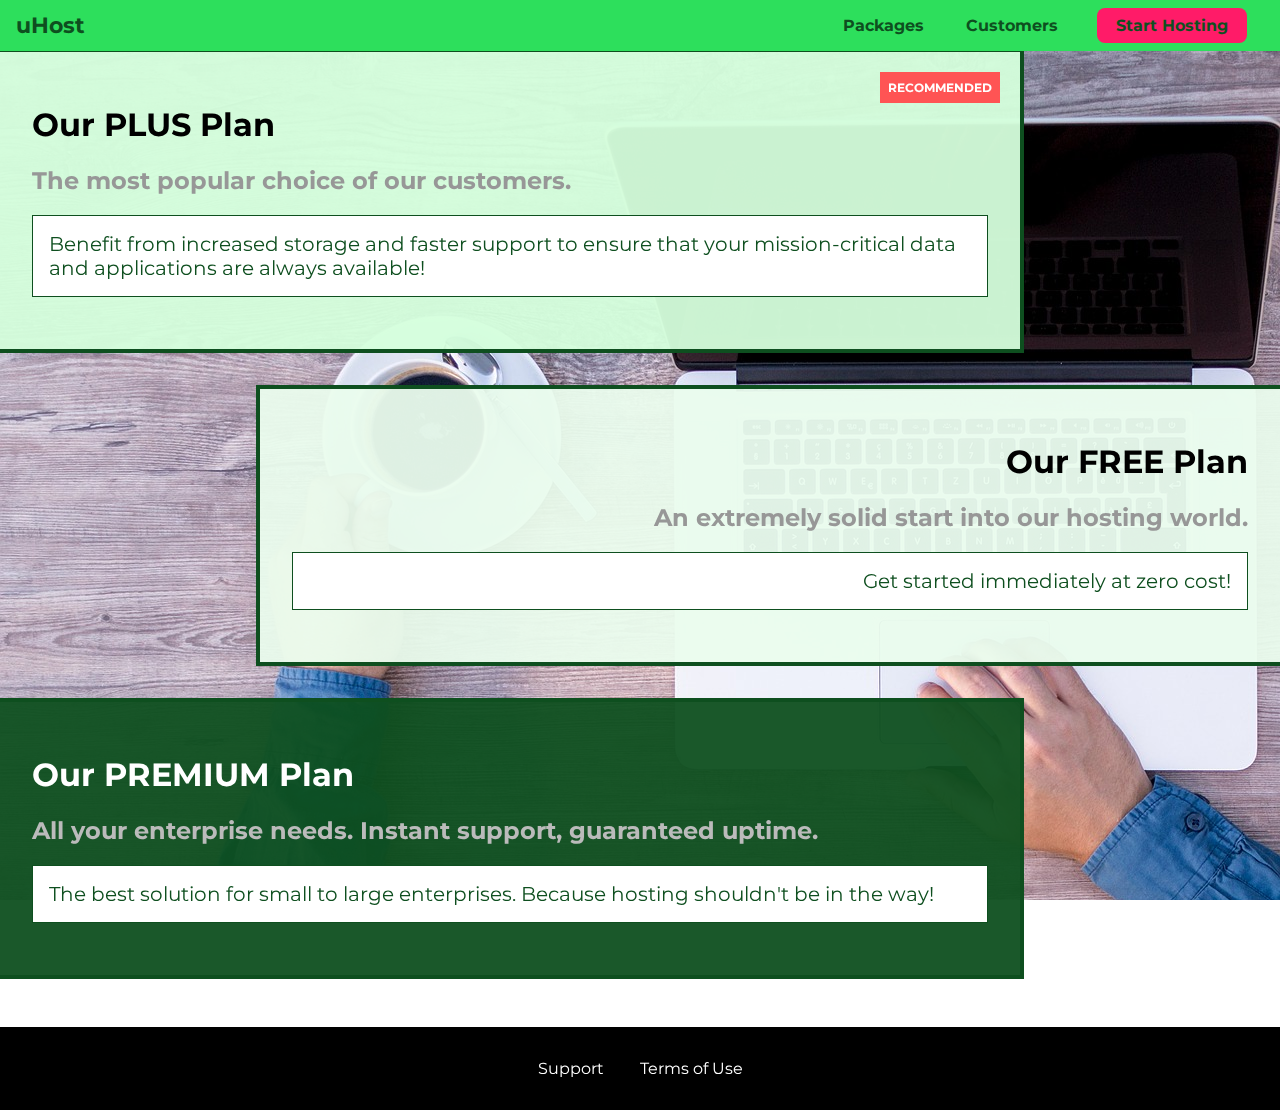
<file: Main/packages/index.html>
<!DOCTYPE html>
<html lang="en">

<head>
    <meta charset="UTF-8">
    <meta http-equiv="X-UA-Compatible" content="ie=edge">
    <title>uHost</title>
    <link rel="shortcut icon" href="images/favicon.png">
    <link href="https://fonts.googleapis.com/css2?family=Montserrat:wght@400;700&display=swap" rel="stylesheet">
    <link rel="stylesheet" href="../shared.css">
    <link rel="stylesheet" href="packages.css">
</head>

<body>
    <div class="background"></div>
    <header class="main-header">
        <div>
            <a href="../index.html" class="main-header__brand">
                uHost
            </a>
        </div>
        <nav class="main-nav">
            <ul class="main-nav__items">
                <li class="main-nav__item">
                    <a href="index.html">Packages</a>
                </li>
                <li class="main-nav__item">
                    <a href="../customers/index.html">Customers</a>
                </li>
                <li class="main-nav__item main-nav__item--cta">
                    <a href="../start-hosting/index.html">Start Hosting</a>
                </li>
            </ul>
        </nav>
    </header>
    <main>
        <section class="package" id="plus">
            <a href="#">
                <h1 class="package__title">Our PLUS Plan</h1>
                <h2 class="package__badge">RECOMMENDED</h2>
                <h2 class="package__subtitle">The most popular choice of our customers.</h2>
                <p class="package__info">Benefit from increased storage and faster support to ensure that your
                    mission-critical data and
                    applications
                    are always available!</p>
            </a>
        </section>
        <section class="package" id="free">
            <a href="#">
                <h1 class="package__title">Our FREE Plan</h1>
                <h2 class="package__subtitle">An extremely solid start into our hosting world.</h2>
                <p class="package__info">Get started immediately at zero cost!</p>
            </a>
        </section>
        <div class="clearfix"></div>
        <section class="package" id="premium">
            <a href="#">
                <h1 class="package__title">Our PREMIUM Plan</h1>
                <h2 class="package__subtitle">All your enterprise needs. Instant support, guaranteed uptime. </h2>
                <p class="package__info">The best solution for small to large enterprises. Because hosting shouldn't
                    be
                    in the way!</p>
            </a>
        </section>
    </main>
    <footer class="main-footer">
        <nav>
            <ul class="main-footer__links">
                <li class="main-footer__link">
                    <a href="#">Support</a>
                </li>
                <li class="main-footer__link">
                    <a href="#">Terms of Use</a>
                </li>
            </ul>
        </nav>
    </footer>
</body>

</html>
</file>
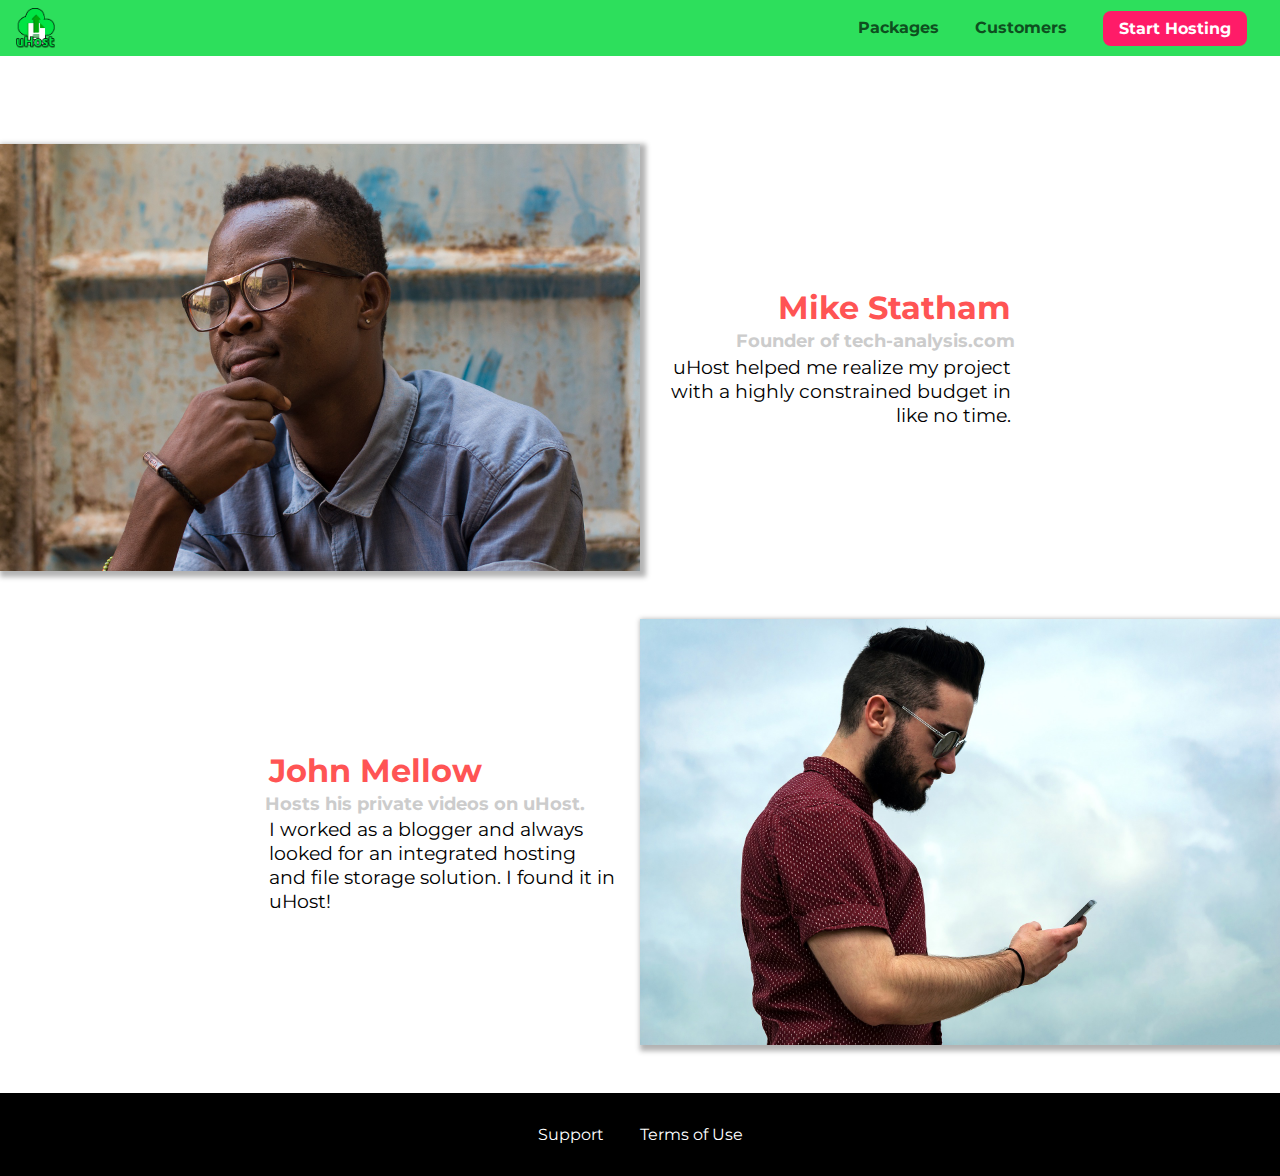
<file: Project/customers/index.html>
<!DOCTYPE html>
<html lang="en">

<head>
    <meta charset="UTF-8">
    <meta name="viewport" content="width=device-width, initial-scale=1.0">
    <meta http-equiv="X-UA-Compatible" content="ie=edge">
    <title>uHost Customers</title>
    <link rel="shortcut icon" href="../images/favicon.png">
    <link href="https://fonts.googleapis.com/css?family=Anton|Montserrat:400,700" rel="stylesheet">
    <link rel="stylesheet" href="../shared.css">
    <link rel="stylesheet" href="customers.css">
</head>

<body>
    <div class="backdrop"></div>
    <header class="main-header">
        <div>
            <button class="toggle-button">
                <span class="toggle-button__bar"></span>
                <span class="toggle-button__bar"></span>
                <span class="toggle-button__bar"></span>
            </button>
            <a href="../index.html" class="main-header__brand">
                <img src="../images/uhost-icon.png" alt="uHost - Your favorite hosting company">
            </a>
        </div>
        <nav class="main-nav">
            <ul class="main-nav__items">
                <li class="main-nav__item">
                    <a href="../packages/index.html">Packages</a>
                </li>
                <li class="main-nav__item">
                    <a href="index.html">Customers</a>
                </li>
                <li class="main-nav__item main-nav__item--cta">
                    <a href="../start-hosting/index.html">Start Hosting</a>
                </li>
            </ul>
        </nav>
    </header>
    <nav class="mobile-nav">
        <ul class="mobile-nav__items">
            <li class="mobile-nav__item">
                <a href="../packages/index.html">Packages</a>
            </li>
            <li class="mobile-nav__item">
                <a href="index.html">Customers</a>
            </li>
            <li class="mobile-nav__item mobile-nav__item--cta">
                <a href="../start-hosting/index.html">Start Hosting</a>
            </li>
        </ul>
    </nav>
    <main>
        <div>
            <div class="testimonial" id="customer-1">
                <div class="testimonial__image-container">
                    <img src="../images/customer-1.jpg" alt="Mike Statham - Customer" class="testimonial__image">
                </div>
                <div class="testimonial__info">
                    <h1 class="testimonial__name">Mike Statham</h1>
                    <h2 class="testimonial__subtitle">Founder of
                        <a href="tech-analysis.com">tech-analysis.com</a>
                    </h2>
                    <p class="testimonial__text">uHost helped me realize my project with a highly constrained budget in
                        like no time.</p>
                </div>
            </div>
            <div class="testimonial" id="customer-2">

                <div class="testimonial__info">
                    <h1 class="testimonial__name">John Mellow</h1>
                    <h2 class="testimonial__subtitle">Hosts his private videos on uHost.
                    </h2>
                    <p class="testimonial__text">I worked as a blogger and always looked for an integrated hosting and
                        file storage solution. I found
                        it in uHost!
                    </p>
                </div>
                <div class="testimonial__image-container">
                    <img src="../images/customer-2.jpg" alt="John Mellow - Customer" class="testimonial__image">
                </div>
            </div>
        </div>
    </main>
    <footer class="main-footer">
        <nav>
            <ul class="main-footer__links">
                <li class="main-footer__link">
                    <a href="#">Support</a>
                </li>
                <li class="main-footer__link">
                    <a href="#">Terms of Use</a>
                </li>
            </ul>
        </nav>
    </footer>
    <script src="../shared.js"></script>
</body>

</html>
</file>
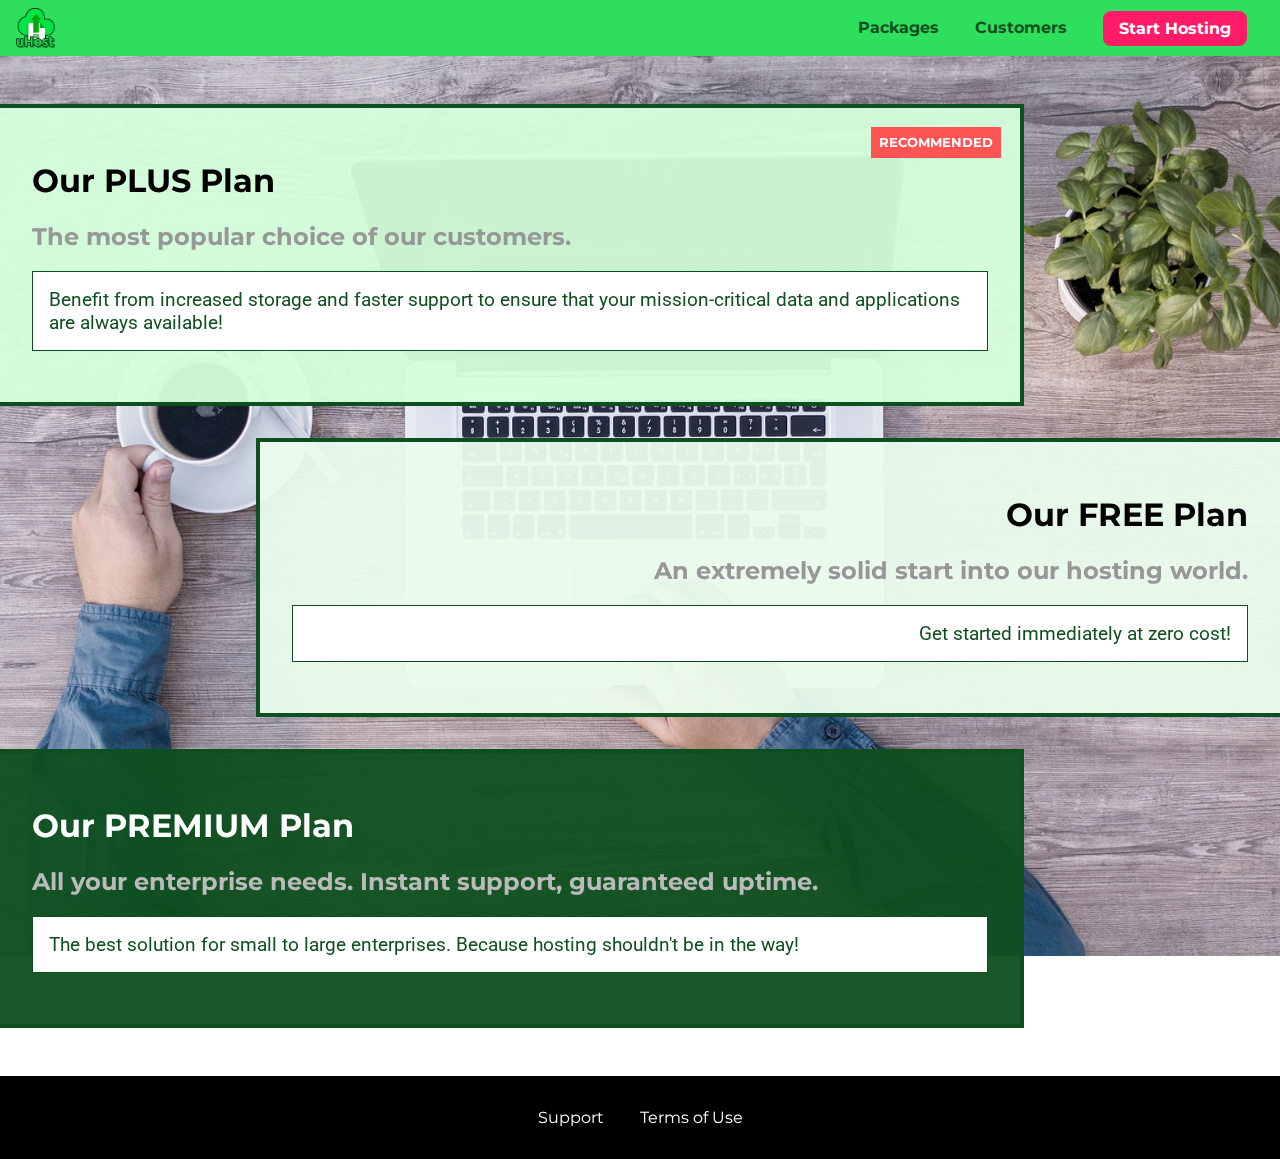
<file: Project/packages/index.html>
<!DOCTYPE html>
<html lang="en">

<head>
    <meta charset="UTF-8">
    <meta http-equiv="X-UA-Compatible" content="ie=edge">
    <meta name="viewport" content="width=device-width, intitial-scale=1.0">
    <title>uHost</title>
    <link rel="shortcut icon" href="../images/favicon.png">
    <link rel="stylesheet" href="../shared.css">
    <link rel="stylesheet" href="packages.css">
</head>

<body>
    <div class="backdrop"></div>
    <div class="background"></div>
    <header class="main-header">
        <div>
            <button class="toggle-button">
                <span class="toggle-button__bar"></span>
                <span class="toggle-button__bar"></span>
                <span class="toggle-button__bar"></span>
            </button>
            <a href="../index.html" class="main-header__brand">
                <img src="../images/uhost-icon.png" alt="uHost - Your favorite hosting company">
            </a>
        </div>
        <nav class="main-nav">
            <ul class="main-nav__items">
                <li class="main-nav__item">
                    <a href="index.html">Packages</a>
                </li>
                <li class="main-nav__item">
                    <a href="../customers/index.html">Customers</a>
                </li>
                <li class="main-nav__item main-nav__item--cta">
                    <a href="../start-hosting/index.html">Start Hosting</a>
                </li>
            </ul>
        </nav>
    </header>
    <nav class="mobile-nav">
        <ul class="mobile-nav__items">
            <li class="mobile-nav__item">
                <a href="index.html">Packages</a>
            </li>
            <li class="mobile-nav__item">
                <a href="../customers/index.html">Customers</a>
            </li>
            <li class="mobile-nav__item mobile-nav__item--cta">
                <a href="../start-hosting/index.html">Start Hosting</a>
            </li>
        </ul>
    </nav>
    <main>
        <section class="package" id="plus">
            <a href="#">
                <h1 class="package__title">Our PLUS Plan</h1>
                <h2 class="package__badge">RECOMMENDED</h2>
                <h2 class="package__subtitle">The most popular choice of our customers.</h2>
                <p class="package__info">Benefit from increased storage and faster support to ensure that your
                    mission-critical data and
                    applications
                    are always available!</p>
            </a>
        </section>
        <section class="package" id="free">
            <a href="#">
                <h1 class="package__title">Our FREE Plan</h1>
                <h2 class="package__subtitle">An extremely solid start into our hosting world.</h2>
                <p class="package__info">Get started immediately at zero cost!</p>
            </a>
        </section>
        <div class="clearfix"></div>
        <section class="package" id="premium">
            <a href="#">
                <h1 class="package__title">Our PREMIUM Plan</h1>
                <h2 class="package__subtitle">All your enterprise needs. Instant support, guaranteed uptime. </h2>
                <p class="package__info">The best solution for small to large enterprises. Because hosting shouldn't
                    be
                    in the way!</p>
            </a>
        </section>
    </main>
    <footer class="main-footer">
        <nav>
            <ul class="main-footer__links">
                <li class="main-footer__link">
                    <a href="#">Support</a>
                </li>
                <li class="main-footer__link">
                    <a href="#">Terms of Use</a>
                </li>
            </ul>
        </nav>
    </footer>
    <script src="../shared.js"></script>
</body>

</html>
</file>
<file: Project/shared.css>
@import url('https://fonts.googleapis.com/css2?family=Roboto&display=swap');
@import url('https://fonts.googleapis.com/css2?family=Montserrat:wght@400;700&display=swap');
@import url('https://fonts.googleapis.com/css2?family=Anton&display=swap');

* {
    box-sizing: border-box;
}

body {
    font-family: "Montserrat", sans-serif;
    margin: 0;
}

main {
    min-height: calc(100vh - 3.5rem - 8rem);
    margin-top: 3.5rem;
}

.backdrop {
    position: fixed;
    display: none;
    top: 0;
    left: 0;
    z-index: 100;
    width: 100vw;
    height: 100vh;
    background: rgba(0, 0, 0, 0.5);
}

.main-header {
    width: 100%;
    position: fixed;
    top: 0;
    left: 0;
    background: #2ddf5c;
    padding: 0.5rem 1rem;
    z-index: 1;
}

.main-header>div {
    display: inline-block;
    vertical-align: middle;
}

.toggle-button {
    width: 3rem;
    background: transparent;
    border: none;
    cursor: pointer;
    padding-top: 0;
    padding-bottom: 0;
    vertical-align: middle;
}

.toggle-button:focus {
    outline: none;
}

.toggle-button__bar {
    width: 100%;
    height: 0.2rem;
    background: black;
    display: block;
    margin: 0.6rem 0;
}

.main-header__brand {
    color: #0e4f1f;
    text-decoration: none;
    font-weight: bold;
    height: 2.5rem;
    /* width: 20px; */
    display: inline-block;
    vertical-align: middle;
}

.main-header__brand img {
    height: 100%;
    /* width: 100%; */
}

.main-nav {
    display: none;
}

.main-nav__items {
    margin: 0;
    padding: 0;
    list-style: none;
}

.main-nav__item {
    display: inline-block;
    margin: 0 1rem;
}

.main-nav__item a,
.mobile-nav__item a {
    text-decoration: none;
    color: #0e4f1f;
    font-weight: bold;
    padding: 0.2rem 0;
}

.main-nav__item a:hover,
.main-nav__item a:active {
    color: white;
    border-bottom: 5px solid white;
}

.main-nav__item--cta a,
.mobile-nav__item--cta a {
    color: white;
    background: #ff1b68;
    padding: 0.5rem 1rem;
    border-radius: 8px;
}

.main-nav__item--cta a:hover,
.main-nav__item--cta a:active,
.mobile-nav__item--cta a:hover,
.mobile-nav__item--cta a:active {
    color: #ff1b68;
    background: white;
    border: none;
}

@media (min-width: 40rem) {
    .toggle-button {
        display: none;
    }

    .main-nav {
        display: inline-block;
        text-align: right;
        width: calc(100% - 44px);
        vertical-align: middle;
    }

}

.main-footer {
    background: black;
    padding: 2rem;
    margin-top: 3rem;
}

.main-footer__links {
    list-style: none;
    margin: 0;
    padding: 0;
    text-align: center;
}

.main-footer__link {
    display: block;
    margin: 1rem 0;
}

.main-footer__link a {
    color: white;
    text-decoration: none;
}

.main-footer__link a:hover,
.main-footer__link a:active {
    color: #ccc;
}

@media (min-width: 40rem) {
    .main-footer__link {
        display: inline-block;
        margin: 0 1rem;
    }
}

.mobile-nav {
    display: none;
    position: fixed;
    z-index: 101;
    top: 0;
    left: 0;
    background: white;
    width: 80%;
    height: 100vh;
}

.mobile-nav__items {
    width: 90%;
    height: 100%;
    list-style: none;
    margin: 10% auto;
    padding: 0;
    text-align: center;
}

.mobile-nav__item {
    margin: 1rem 0;
}

.mobile-nav__item a {
    font-size: 1.5rem;
}

.button {
    background: #0e4f1f;
    color: white;
    font: inherit;
    border: 1.5px solid #0e4f1f;
    padding: 0.5rem;
    border-radius: 8px;
    font-weight: bold;
    cursor: pointer;
}

.button:hover,
.button:active {
    background: white;
    color: #0e4f1f;
}

.button:focus {
    outline: none;
}

.button[disabled] {
    cursor: not-allowed;
    border: #a1a1a1;
    background: #ccc;
    color: #a1a1a1;
}

.open {
    display: block !important;
}
</file>
<file: Project/main.css>
#product-overview {
    background: linear-gradient(to top, rgba(80, 68, 18, 0.6) 10%, transparent),
        url("images/freedom.jpg") center/cover no-repeat border-box,
        #ff1b68;
    /* background-image: url("freedom.jpg");
      background-size: cover;
      background-position: left 10% bottom 20%; */
    /* background-repeat: no-repeat;
      background-origin: border-box;
      background-clip: border-box; */
    /* background-image: linear-gradient(180deg, red 70%, blue 60%, rgba(0,0,0,0.5)); */
    /* background-image: radial-gradient(ellipse farthest-corner at 20% 50%, red, blue 70%, green); */
    width: 100vw;
    height: 33vh;
    /* border: 5px dashed red; */
    position: relative;
}

#product-overview h1 {
    color: white;
    font-family: "Anton", sans-serif;
    position: absolute;
    bottom: 5%;
    left: 3%;
    font-size: 1.6rem;
}

@media (min-width: 40rem) and (min-height: 40rem) {
    #product-overview {
        height: 40vh;
        background-position: 50% 25%;
    }

    #product-overview h1 {
        font-size: 3rem;
    }
}

.section-title {
    color: #2ddf5c;
    text-align: center;
}

.plan {
    background: #d5ffdc;
    text-align: center;
    padding: 1rem;
    margin: 0.5rem 0;
    width: 100%;
}

.plan--highlighted {
    background: #19b84c;
    color: white;
}

.plan__annotation {
    background: white;
    color: #19b84c;
    padding: 0.5rem;
    box-shadow: 2px 2px 2px 2px rgba(0, 0, 0, 0.5);
    border-radius: 8px;
}

.plan__title {
    color: #0e4f1f;
}

.plan__price {
    color: #858585;
}

.plan--highlighted .plan__title {
    color: white;
}

.plan--highlighted .plan__price {
    color: #0e4f1f;
}

.plan__features {
    list-style: none;
    margin: 0;
    padding: 0;
}

.plan__feature {
    margin: 0.5rem 0;
}

@media (min-width: 40rem) {
    .plan {
        display: inline-block;
        width: 30%;
        vertical-align: middle;
        min-width: 13rem;
        max-width: 25rem;
    }

    .plan__list {
        width: 80%;
        margin: auto;
        text-align: center;
    }

    .plan--highlighted {
        box-shadow: 2px 2px 2px 2px rgba(0, 0, 0, 0.5);
    }
}

#key-features {
    background: #ff1b68;
    margin-top: 5rem;
    padding: 1rem;
}

#key-features .section-title {
    color: white;
    margin: 2rem;
}

.key-feature__list {
    list-style: none;
    margin: 0;
    padding: 0;
    text-align: center;
}

.key-feature__image {
    background: #ffcede;
    width: 128px;
    height: 128px;
    border: 2px solid #424242;
    border-radius: 50%;
    margin: auto;
    padding: 1.5rem;
}

.key-feature__description {
    text-align: center;
    font-weight: bold;
    color: white;
    font-size: 1.2rem;
}

@media (min-width: 40rem) {
    .key-feature {
        display: inline-block;
        width: 30%;
        max-width: 25rem;
        vertical-align: top;
    }
}


/* h1 {
      font-family: sans-serif;
  }*/

.modal {
    position: fixed;
    display: none;
    z-index: 200;
    top: 20%;
    left: 30%;
    width: 40%;
    background: white;
    padding: 1rem;
    border: 1px solid #ccc;
    box-shadow: 1px 1px 1px rgba(0, 0, 0, 0.5);
}

.modal__title {
    text-align: center;
    margin: 0 0 1rem 0;
}

.modal__actions {
    text-align: center;
}

.modal__action {
    border: 1px solid #0e4f1f;
    background: #0e4f1f;
    text-decoration: none;
    color: white;
    font: inherit;
    padding: 0.5rem 1rem;
    cursor: pointer;
}

.modal__action:hover,
.modal__action:active {
    background: #2ddf5c;
    border-color: #2ddf5c;
}

.modal__action--negative {
    background: red;
    border-color: red;
}

.modal__action--negative:hover,
.modal__action--negative:active {
    background: #ff5454;
    border-color: #ff5454;
}
</file>
<file: section 2/main.css>
body {
    font-family: 'Montserrat', sans-serif;
}

#product-overview {
    background: #ff1b68;
}

.section-title {
    color: #2ddf5c;
    font-family: inherit;
}

#product-overview h1 {
    color: white;
    font-family: 'Anton', sans-serif;
}

/* h1 {
    font-family: sans-serif;
} */
</file>
<file: section 3 assignment/main.css>
* {
    box-sizing: border-box;
}

html,
body {
    height: 100%;
}

.div-box {
    padding: 1px 2px 3px 4px;
    margin: 1px 2px 3px 4px;
    border: 3px solid black;
    display: inline-block;
}

.div-box-special {
    height: 300px;
    width: 50%;
    display: none;
}

div:last-of-type:hover {
    color: rebeccapurple;
    border-color: rebeccapurple;
}
</file>
<file: Basics 1/Main/main.css>
* {
    box-sizing: border-box;
}

body {
    font-family: 'Montserrat', sans-serif;
    margin: 0;
}

#product-overview {
    background: url("freedom.jpg");
    width: 100%;
    height: 528px;
    padding: 10px;
}

.section-title {
    color: #2ddf5c;
    font-family: inherit;
}

#product-overview h1 {
    color: white;
    font-family: 'Anton', sans-serif;
}

/* h1 {
    font-family: sans-serif;
} */

.main-header {
    width: 100%;
    background: #2ddf5c;
    padding: 8px 16px;
}

.main-header>div {
    display: inline-block;
    vertical-align: middle;
}

.main-header__brand {
    color: #0e4f1f;
    text-decoration: none;
    font-weight: bold;
    font-size: 22px;
}

.main-nav {
    display: inline-block;
    text-align: right;
    width: calc(100% - 74px);
    vertical-align: middle;
}

.main-nav__items {
    margin: 0;
    padding: 0;
    list-style: none;
}

.main-nav__item {
    display: inline-block;
    margin: 0 16px;
    text-decoration: none;
}

.main-nav__item a {
    text-decoration: none;
    color: #0e4f1f;
    font-weight: bold;
    padding: 3px;
}

.main-nav__item a:hover,
.main-nav__item a:active {
    color: white;
    border-bottom: 5px solid white;
}

.main-nav__item--cta {
    color: white;
    background: #ff1b68;
    padding: 8px 16px;
    border-radius: 8px;
}

.main-nav__item--cta a:hover,
.main-nav__item--cta a:active {
    color: #ff1b68;
    background: white;
    border: none;
}
</file>
<file: Basics 2/Main/main.css>
body {
    font-family: sans-serif;
}

nav {
    margin-bottom: 16px;
    background: #fa923f;
    padding: 8px 0;
}

a {
    text-decoration: none;
    color: white;
    margin: 10px;
}

a.active {
    color: #521751;
}

a:not(.active) {
    color: blue;
}

.main-section {
    height: 800px;
    border: 1px solid #ccc !important;
    padding: 16px;
}

.highlighted {
    border: 2px solid #fa923f;
    height: 200px;
}
</file>
<file: Extra/Positioning extra - Part 2/main.css>
html {
  background: #b3b3b3;
  padding: 15px;
  border: 5px solid white;
  margin: 15px;
  height: 2000px;
}

body {
  background: #e4deda;
  padding: 20px;
  border: 5px solid black;
  margin: 0;
}

.parent {
  background: white;
  padding: 20px;
  border: 5px solid black;
  margin: 10px;
}

.parent .country {
  background: #fa923f;
  color: white;
  padding: 10px;
  border: 5px solid black;
  margin: 10px;
  position: sticky;
  top: 10px;
}

.parent .cities {
  background: rgb(105, 105, 109);
  color: white;
  padding: 10px;
  border: 5px solid black;
  margin: 10px;
}
</file>
<file: Extra/Positioning extra/main.css>
html {
  background: #b3b3b3;
  padding: 15px;
  border: 5px solid white;
  margin: 15px;
  height: 2000px;
  overflow: auto;
}

body {
  background: #fa923f;
  padding: 20px;
  border: 5px solid black;
  margin: 0;
  overflow: hidden;
}

.parent {
  background: white;
  padding: 20px;
  border: 5px solid black;
  margin: 0;
  overflow: hidden;
  position: relative;
  top: 200px;
}

.parent div {
  background: rgb(105, 105, 109);
  color: white;
  padding: 10px;
  border: 5px solid black;
  margin: 10px;
}

.parent .child-1 {
  position: fixed;
  width: 400px;
  top: 0;
  left: 0;
  margin: 0;
  width: 100%;
  box-sizing: border-box;
}

.parent .child-2 {
  position: relative;
  top: 180px;
  right: 50px;
}
</file>
<file: Extra/Stacking extra/main.css>
html {
    background: #b3b3b3;
    padding: 15px;
    border: 5px solid white;
    margin: 15px;
    height: 2000px;
}

body {
    background: white;
    padding: 20px;
    border: 5px solid black;
    margin: 0;
    height: 400px;
}

.navigation,
.headline,
.contact-us {
    padding: 20px;
    border: 5px solid black;
    margin: 10px;
    position: fixed;
}

.headline div {
    background: rgb(105, 105, 109);
    color: white;
    padding: 10px;
    border: 5px solid black;
    margin: 10px;
    width: 130px;
}

.navigation {
    background: rgb(255, 109, 109);
    top: 100px;
    left: 100px;
    width: 300px;
}

.headline {
    background: rgb(77, 77, 248);
    top: 150px;
    left: 150px;
    width: 270px;
    height: 200px;
    z-index: 99;
}

.contact-us {
    background: rgb(69, 214, 69);
    top: 180px;
    left: 320px;
    width: 180px;
    z-index: 100;
}

.image-1 {
    top: 200px;
    left: 230px;
    position: fixed;
}

.image-2 {
    top: 230px;
    left: 260px;
    position: fixed;
    z-index: 1000;
}

.image-3 {
    left: 300px;
    top: 260px;
    position: fixed;
}
</file>
<file: Main/shared.css>
* {
    box-sizing: border-box;
}

body {
    font-family: 'Montserrat', sans-serif;
    margin: 0;
}

.main-header {
    width: 100%;
    position: fixed;
    top: 0;
    left: 0;
    background: #2ddf5c;
    padding: 8px 16px;
    z-index: 1;
}

.main-header>div {
    display: inline-block;
    vertical-align: middle;
}

.main-header__brand {
    color: #0e4f1f;
    text-decoration: none;
    font-weight: bold;
    font-size: 22px;
}

.main-nav {
    display: inline-block;
    text-align: right;
    width: calc(100% - 74px);
    vertical-align: middle;
}

.main-nav__items {
    margin: 0;
    padding: 0;
    list-style: none;
}

.main-nav__item {
    display: inline-block;
    margin: 0 16px;
    text-decoration: none;
}

.main-nav__item a {
    text-decoration: none;
    color: #0e4f1f;
    font-weight: bold;
    padding: 3px;
}

.main-nav__item a:hover,
.main-nav__item a:active {
    color: white;
    border-bottom: 5px solid white;
}

.main-nav__item--cta {
    color: white;
    background: #ff1b68;
    padding: 8px 16px;
    border-radius: 8px;
}

.main-nav__item--cta a:hover,
.main-nav__item--cta a:active {
    color: #ff1b68;
    background: white;
    border: none;
}

.main-footer {
    background: black;
    padding: 32px;
    margin-top: 48px;
}

.main-footer__links {
    list-style: none;
    margin: 0;
    padding: 0;
    text-align: center;
}

.main-footer__link {
    display: inline-block;
    margin: 0 16px;
}

.main-footer__link a {
    color: white;
    text-decoration: none;
}

.main-footer__link a:hover,
.main-footer__link a:active {
    color: #ccc;
}

.button {
    background: #0e4f1f;
    color: white;
    font: inherit;
    border: 1.5px solid #0e4f1f;
    padding: 8px;
    border-radius: 8px;
    font-weight: bold;
    cursor: pointer;
}

.button:hover,
.button:active {
    background: white;
    color: #0e4f1f;
}

.button:focus {
    outline: none;
}
</file>
<file: Main/packages/packages.css>
main {
    padding-top: 32px;
}

.background {
    background: url("../images/plans-background.jpg");
    width: 100%;
    height: 100%;
    position: fixed;
    z-index: -1;
}

.package {
    width: 80%;
    margin: 16px 0;
    border: 4px solid #0e4f1f;
    border-left: none;
    position: relative;
}

.package:hover,
.package:active {
    box-shadow: 2px 2px 4px rgba(0, 0, 0, 0.5);
    border-color: #ff5454;
}

.package a {
    text-decoration: none;
    color: inherit;
    display: block;
    padding: 32px;
}

.package__badge {
    position: absolute;
    top: 0;
    right: 0px;
    margin: 20px;
    font-size: 12px;
    color: white;
    background: #ff5454;
    padding: 8px;
}

.package__subtitle {
    color: #979797;
}

.package__info {
    padding: 16px;
    border: 1px solid #0e4f1f;
    font-size: 20px;
    color: #0e4f1f;
    background: white;
}

.clearfix {
    clear: both;
}

#plus {
    background: rgba(213, 255, 220, 0.95)
}

#free {
    background: rgba(234, 252, 237, 0.95);
    float: right;
    border-right: none;
    border-left: 4px solid #0e4f1f;
    text-align: right;
}

#free:hover,
#free:active {
    border-left-color: #ff5454;
}

#premium {
    background: rgba(14, 79, 31, 0.95);
}

#premium .package__title {
    color: white;
}

#premium .package__subtitle {
    color: #bbb;
}
</file>
<file: Project/customers/customers.css>
main {
    padding-top: 2.5rem;
}

.testimonial {
    font-size: 1.2rem;
}

.testimonial__image-container {
    width: 100%;
    max-width: 40rem;
    box-shadow: 3px 3px 5px 3px rgba(0, 0, 0, 0.3);
}

.testimonial__image {
    width: 100%;
    vertical-align: top;
}

.testimonial__info {
    text-align: right;
    padding: 0.9rem;
}

#customer-2.testimonial {
    text-align: right;
}

#customer-2 .testimonial__info {
    text-align: left;
}

.testimonial__name {
    margin: 0.2rem;
    color: #ff5454;
    font-size: 2rem;
}

.testimonial__subtitle {
    margin: 0;
    font-size: 1.1rem;
    color: #ccc;
}

.testimonial__subtitle a {
    color: inherit;
    text-decoration: none;
}

.testimonial__subtitle a:hover,
.testimonial__subtitle a:active {
    color: #7a7a7a;
}

.testimonial__text {
    margin: 0.2rem;
}

@media (min-width: 40rem) {
    .testimonial {
        margin: 3rem auto;
        max-width: 1500px;
    }

    .testimonial__image-container {
        display: inline-block;
        vertical-align: middle;
        width: 66%;
    }

    .testimonial__info {
        display: inline-block;
        vertical-align: middle;
        width: 30%;
    }
}
</file>
<file: Project/packages/packages.css>
main {
    padding-top: 2rem;
}

.background {
    background: url("../images/plans-background.jpg") center/cover;
    filter: grayscale(40%);
    width: 100vw;
    height: 100vh;
    position: fixed;
    z-index: -1;
}

.package {
    width: 80%;
    margin: 1rem 0;
    border: 4px solid #0e4f1f;
    border-left: none;
    position: relative;
}

.package:hover,
.package:active {
    box-shadow: 2px 2px 4px rgba(0, 0, 0, 0.5);
    border-color: #ff5454;
}

.package a {
    text-decoration: none;
    color: inherit;
    display: block;
    padding: 2rem;
}

.package__badge {
    position: absolute;
    top: 0;
    right: 0px;
    margin: 1.2rem;
    font-size: 0.8rem;
    color: white;
    background: #ff5454;
    padding: 0.5rem;
}

.package__subtitle {
    color: #979797;
}

.package__info {
    padding: 1rem;
    border: 1px solid #0e4f1f;
    font-size: 1.2rem;
    color: #0e4f1f;
    background: white;
    font-family: "Roboto", sans-serif;
}

.clearfix {
    clear: both;
}

#plus {
    background: rgba(213, 255, 220, 0.95)
}

#free {
    background: rgba(234, 252, 237, 0.95);
    float: right;
    border-right: none;
    border-left: 4px solid #0e4f1f;
    text-align: right;
}

#free:hover,
#free:active {
    border-left-color: #ff5454;
}

#premium {
    background: rgba(14, 79, 31, 0.95);
}

#premium .package__title {
    color: white;
}

#premium .package__subtitle {
    color: #bbb;
}

@media (min-width: 40rem) {
    main {
        max-width: 1500px;
        margin-left: auto;
        margin-right: auto;
    }
}

@media (min-width: 1500px) {
    .package {
        border-left: 4px solid #0e4f1f;
    }

    #free {
        border-right: 4px solid #0e4f1f;
    }

    #free:hover,
    #free:active {
        border-right-color: #ff5454;
    }
}
</file>
